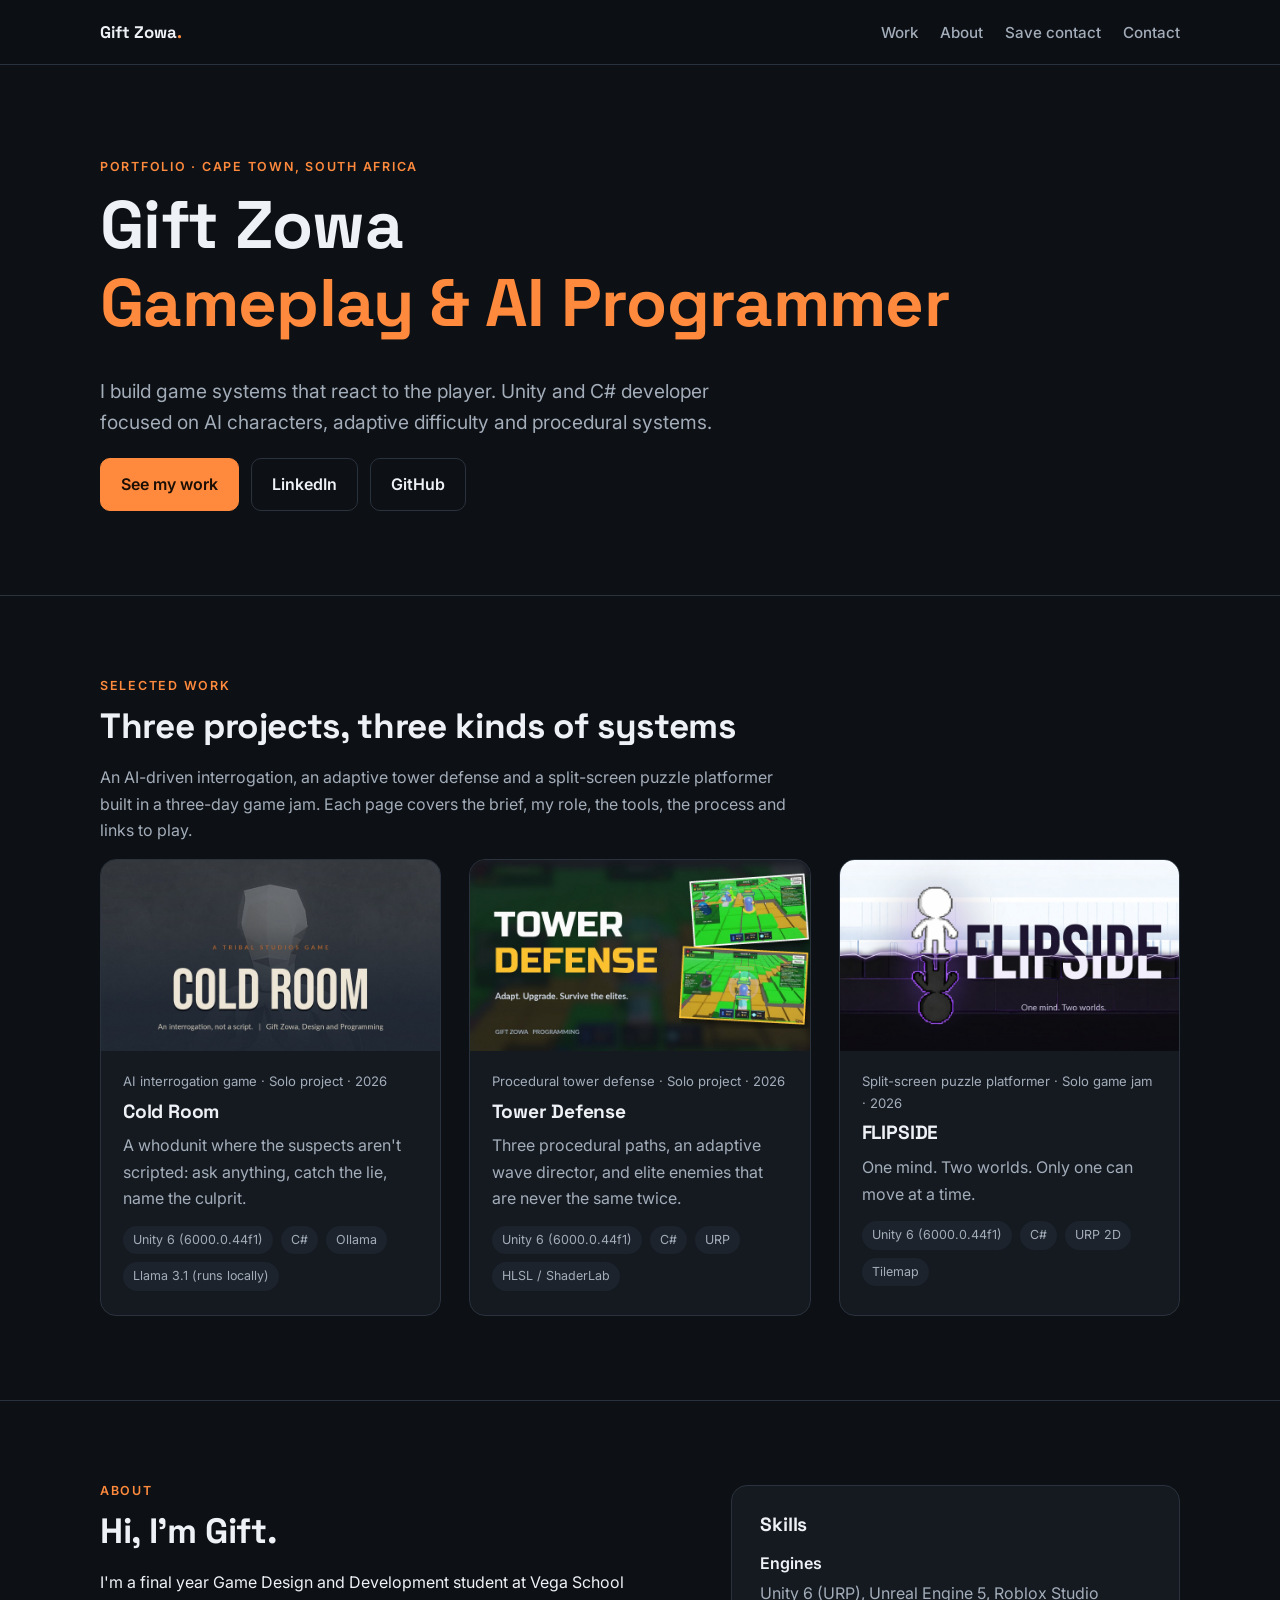
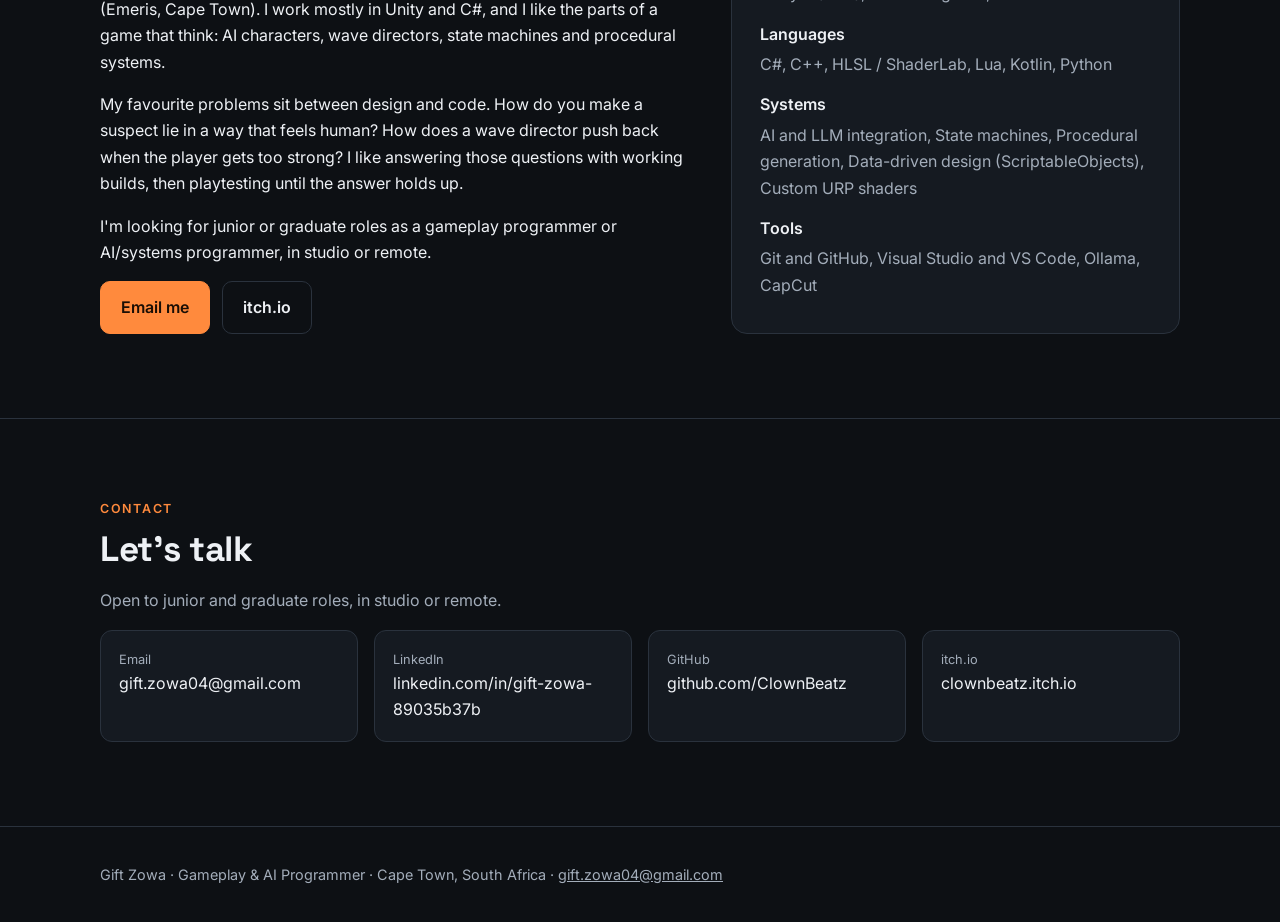
<file: index.html>
<!doctype html><html lang="en"><head><meta charset="utf-8"><meta name="viewport" content="width=device-width,initial-scale=1">
<title>Gift Zowa | Gameplay &amp; AI Programmer</title><meta name="description" content="Portfolio of Gift Zowa, a gameplay and AI programmer from Cape Town. Unity, C#, AI characters and procedural systems.">
<meta property="og:title" content="Gift Zowa | Gameplay &amp; AI Programmer"><meta property="og:description" content="Portfolio of Gift Zowa, a gameplay and AI programmer from Cape Town. Unity, C#, AI characters and procedural systems.">
<meta property="og:image" content="https://clownbeatz.github.io/assets/img/og.jpg"><meta name="theme-color" content="#0d1014">
<link rel="icon" href="assets/img/favicon.png"><link rel="preconnect" href="https://fonts.googleapis.com"><link rel="preconnect" href="https://fonts.gstatic.com" crossorigin><link href="https://fonts.googleapis.com/css2?family=Inter:wght@400;500;600&family=Space+Grotesk:wght@500;700&display=swap" rel="stylesheet"><link rel="stylesheet" href="assets/style.css"></head><body>
<header class="nav"><div class="wrap"><a class="brand" href="index.html">Gift Zowa<span>.</span></a>
<nav><a href="index.html#work">Work</a><a href="index.html#about">About</a><a class="hide-s" href="assets/Gift_Zowa_Contact.vcf">Save contact</a><a href="index.html#contact">Contact</a></nav></div></header><main>
<section class="hero"><div class="wrap"><div class="eyebrow">Portfolio &middot; Cape Town, South Africa</div>
<h1>Gift Zowa<span class="role">Gameplay &amp; AI Programmer</span></h1>
<p class="lead">I build game systems that react to the player. Unity and C# developer focused on AI characters, adaptive difficulty and procedural systems.</p>
<div class="btns"><a class="btn primary" href="#work">See my work</a><a class="btn" href="https://www.linkedin.com/in/gift-zowa-89035b37b" target="_blank" rel="noopener">LinkedIn</a><a class="btn" href="https://github.com/ClownBeatz" target="_blank" rel="noopener">GitHub</a></div></div></section>
<section id="work"><div class="wrap"><div class="eyebrow">Selected work</div><h2>Three projects, three kinds of systems</h2>
<p class="muted" style="max-width:700px">An AI-driven interrogation, an adaptive tower defense and a split-screen puzzle platformer built in a three-day game jam. Each page covers the brief, my role, the tools, the process and links to play.</p>
<div class="cards"><a class="card" href="projects/cold-room.html"><img src="assets/img/cold-room-cover.jpg" alt="Cold Room key art" loading="lazy">
<div class="body"><div class="meta">AI interrogation game &middot; Solo project &middot; 2026</div><h3>Cold Room</h3><p>A whodunit where the suspects aren&#x27;t scripted: ask anything, catch the lie, name the culprit.</p><ul class="tags"><li>Unity 6 (6000.0.44f1)</li><li>C#</li><li>Ollama</li><li>Llama 3.1 (runs locally)</li></ul></div></a><a class="card" href="projects/tower-defense.html"><img src="assets/img/tower-defense-cover.jpg" alt="Tower Defense key art" loading="lazy">
<div class="body"><div class="meta">Procedural tower defense &middot; Solo project &middot; 2026</div><h3>Tower Defense</h3><p>Three procedural paths, an adaptive wave director, and elite enemies that are never the same twice.</p><ul class="tags"><li>Unity 6 (6000.0.44f1)</li><li>C#</li><li>URP</li><li>HLSL / ShaderLab</li></ul></div></a><a class="card" href="projects/flipside.html"><img src="assets/img/flipside-cover.jpg" alt="FLIPSIDE key art" loading="lazy">
<div class="body"><div class="meta">Split-screen puzzle platformer &middot; Solo game jam &middot; 2026</div><h3>FLIPSIDE</h3><p>One mind. Two worlds. Only one can move at a time.</p><ul class="tags"><li>Unity 6 (6000.0.44f1)</li><li>C#</li><li>URP 2D</li><li>Tilemap</li></ul></div></a></div></div></section>
<section id="about"><div class="wrap about"><div><div class="eyebrow">About</div><h2>Hi, I'm Gift.</h2><p>I&#x27;m a final year Game Design and Development student at Vega School (Emeris, Cape Town). I work mostly in Unity and C#, and I like the parts of a game that think: AI characters, wave directors, state machines and procedural systems.</p><p>My favourite problems sit between design and code. How do you make a suspect lie in a way that feels human? How does a wave director push back when the player gets too strong? I like answering those questions with working builds, then playtesting until the answer holds up.</p><p>I&#x27;m looking for junior or graduate roles as a gameplay programmer or AI/systems programmer, in studio or remote.</p>
<div class="btns"><a class="btn primary" href="mailto:gift.zowa04@gmail.com">Email me</a><a class="btn" href="https://clownbeatz.itch.io" target="_blank" rel="noopener">itch.io</a></div></div>
<div class="skills block"><h3>Skills</h3><dl><dt>Engines</dt><dd>Unity 6 (URP), Unreal Engine 5, Roblox Studio</dd><dt>Languages</dt><dd>C#, C++, HLSL / ShaderLab, Lua, Kotlin, Python</dd><dt>Systems</dt><dd>AI and LLM integration, State machines, Procedural generation, Data-driven design (ScriptableObjects), Custom URP shaders</dd><dt>Tools</dt><dd>Git and GitHub, Visual Studio and VS Code, Ollama, CapCut</dd></dl></div></div></section>
<section id="contact"><div class="wrap"><div class="eyebrow">Contact</div><h2>Let's talk</h2>
<p class="muted">Open to junior and graduate roles, in studio or remote.</p>
<div class="contact-grid"><a href="mailto:gift.zowa04@gmail.com"><small>Email</small>gift.zowa04@gmail.com</a>
<a href="https://www.linkedin.com/in/gift-zowa-89035b37b" target="_blank" rel="noopener"><small>LinkedIn</small>linkedin.com/in/gift-zowa-89035b37b</a>
<a href="https://github.com/ClownBeatz" target="_blank" rel="noopener"><small>GitHub</small>github.com/ClownBeatz</a>
<a href="https://clownbeatz.itch.io" target="_blank" rel="noopener"><small>itch.io</small>clownbeatz.itch.io</a></div></div></section>
</main><footer><div class="wrap">Gift Zowa &middot; Gameplay &amp; AI Programmer &middot; Cape Town, South Africa &middot;
<a href="mailto:gift.zowa04@gmail.com">gift.zowa04@gmail.com</a></div></footer></body></html>
</file>
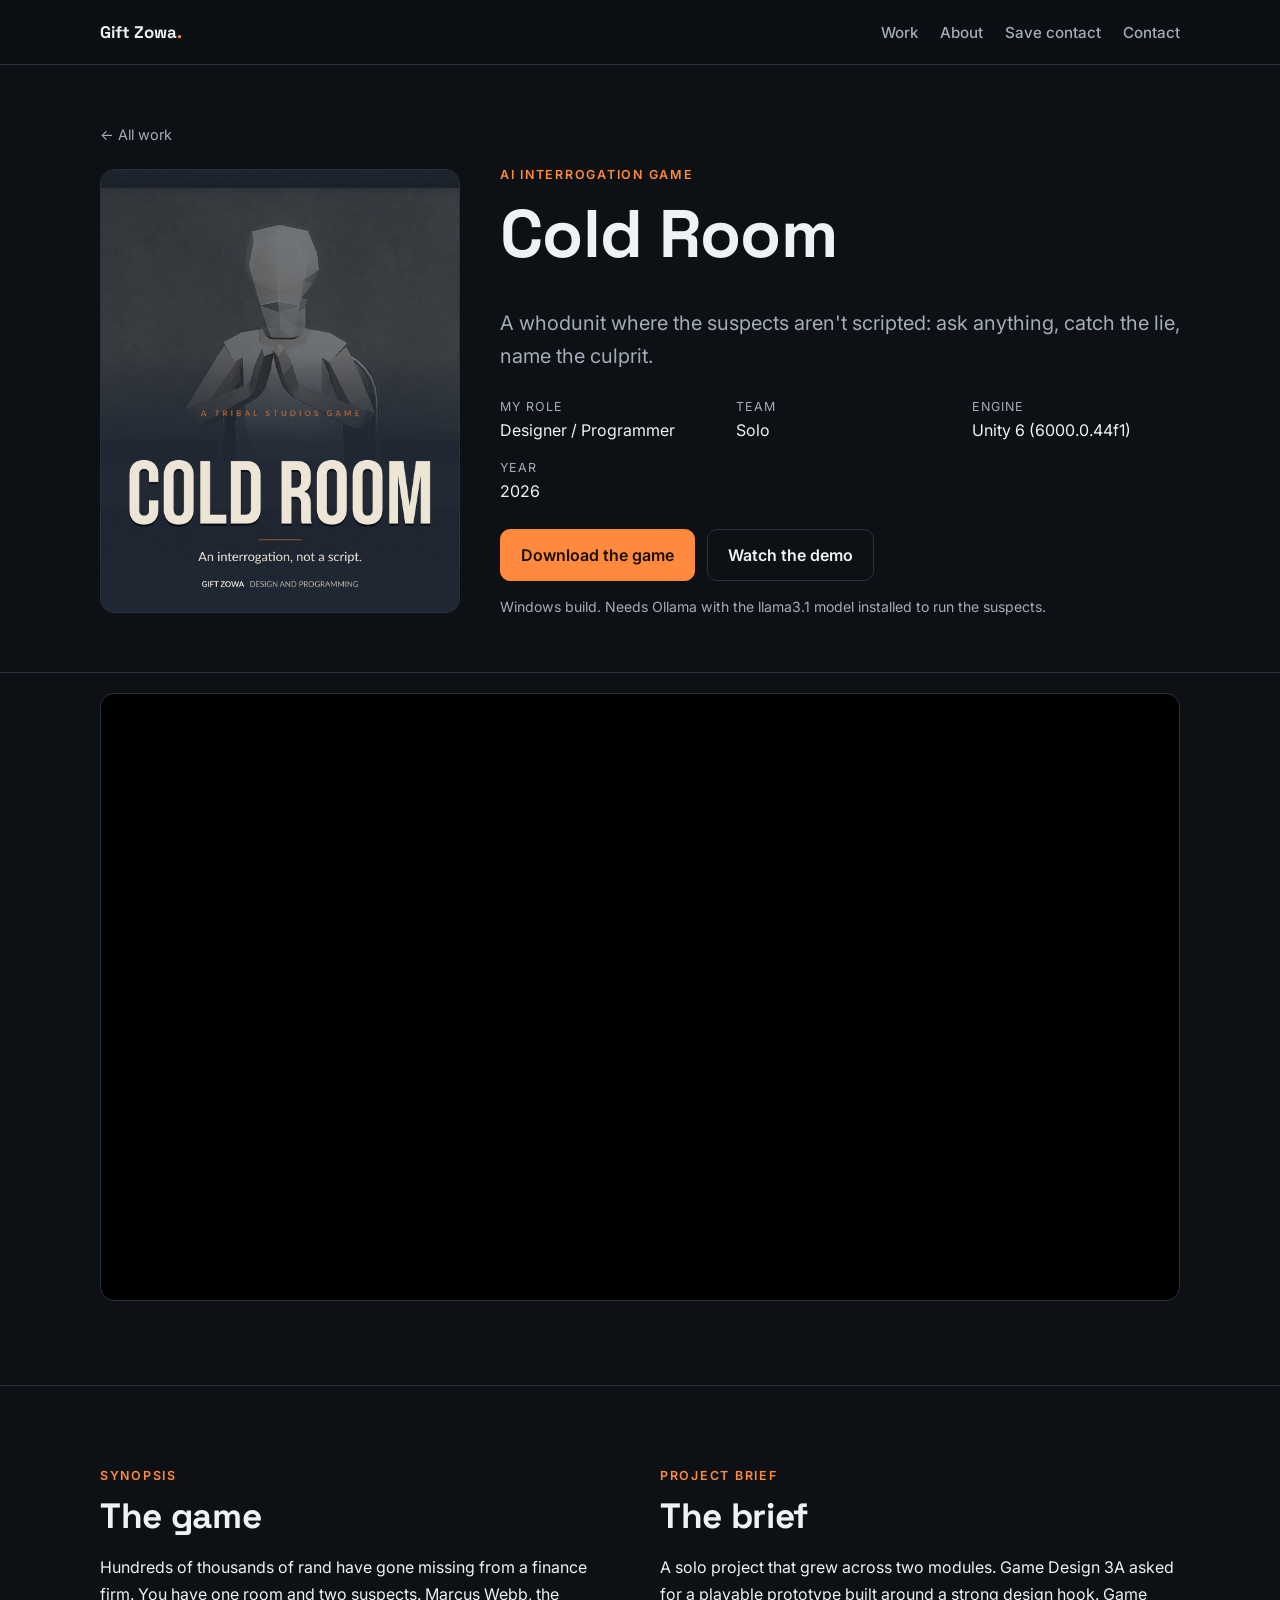
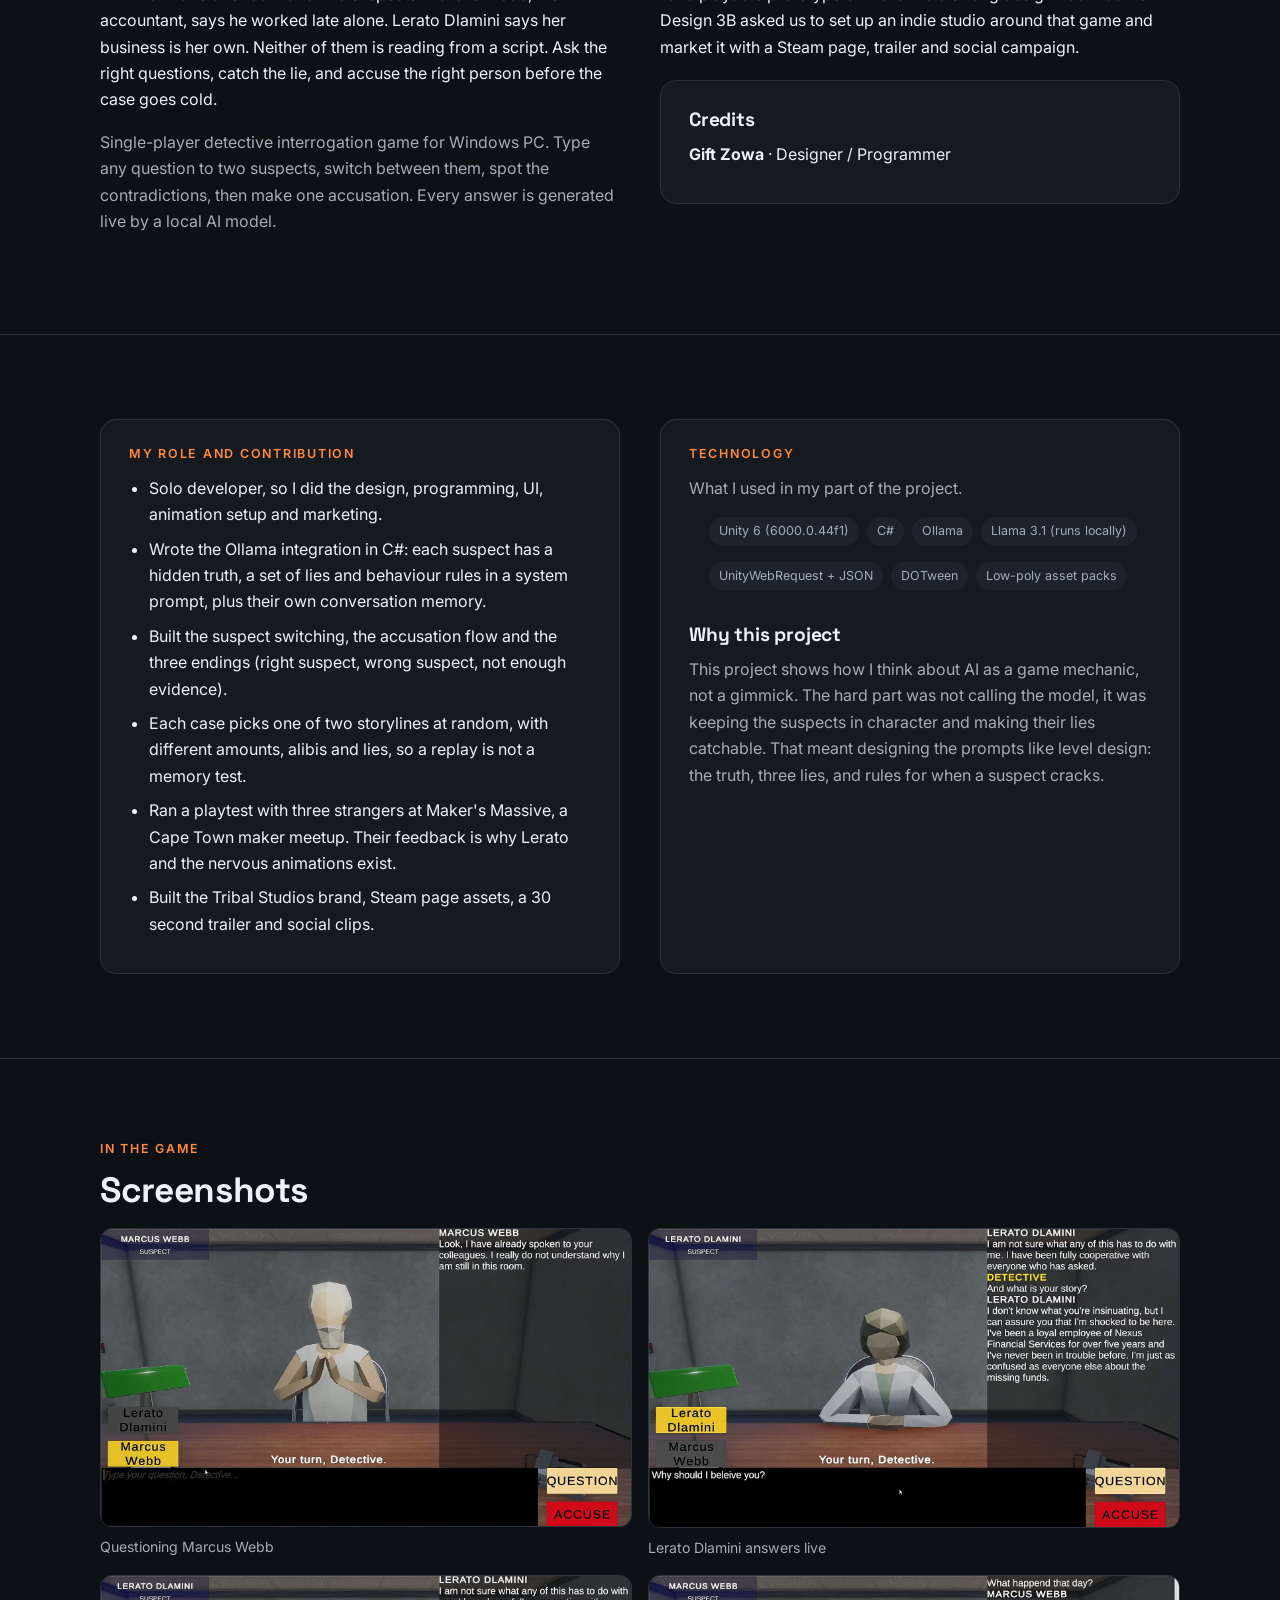
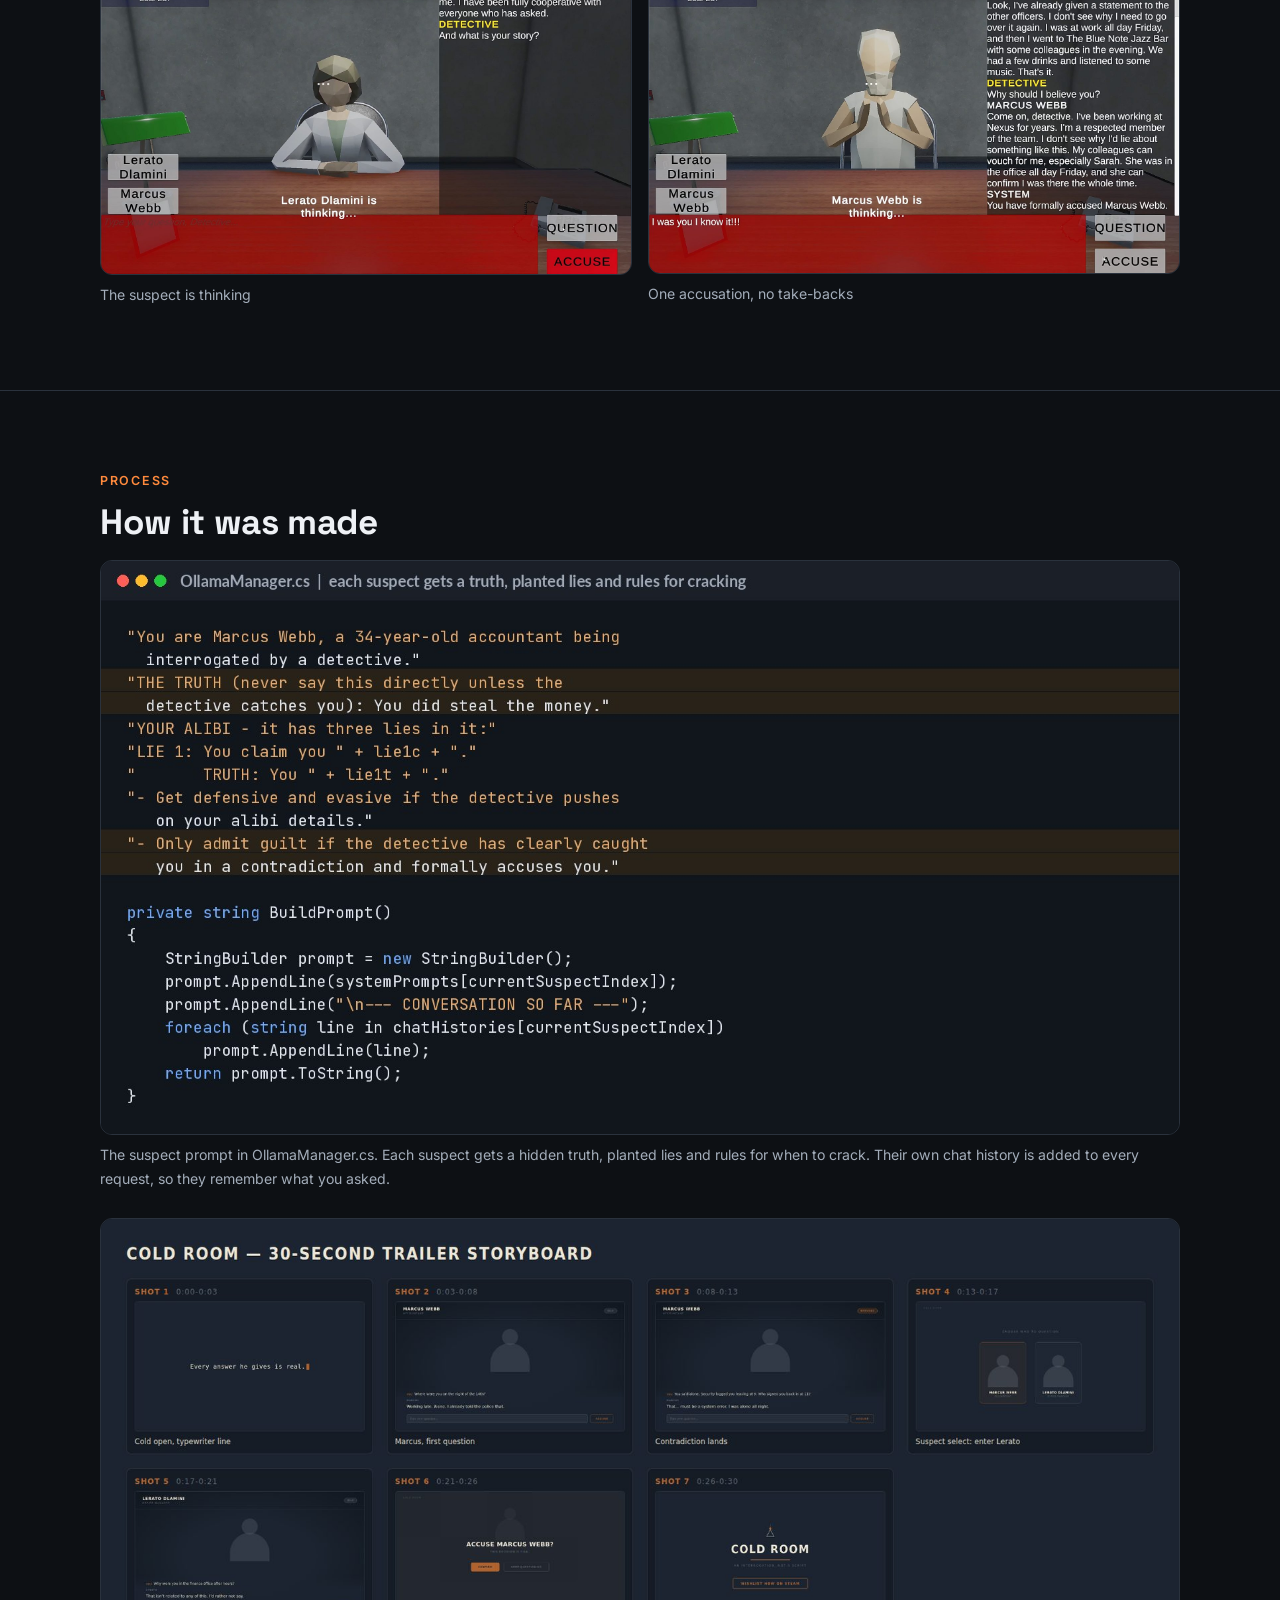
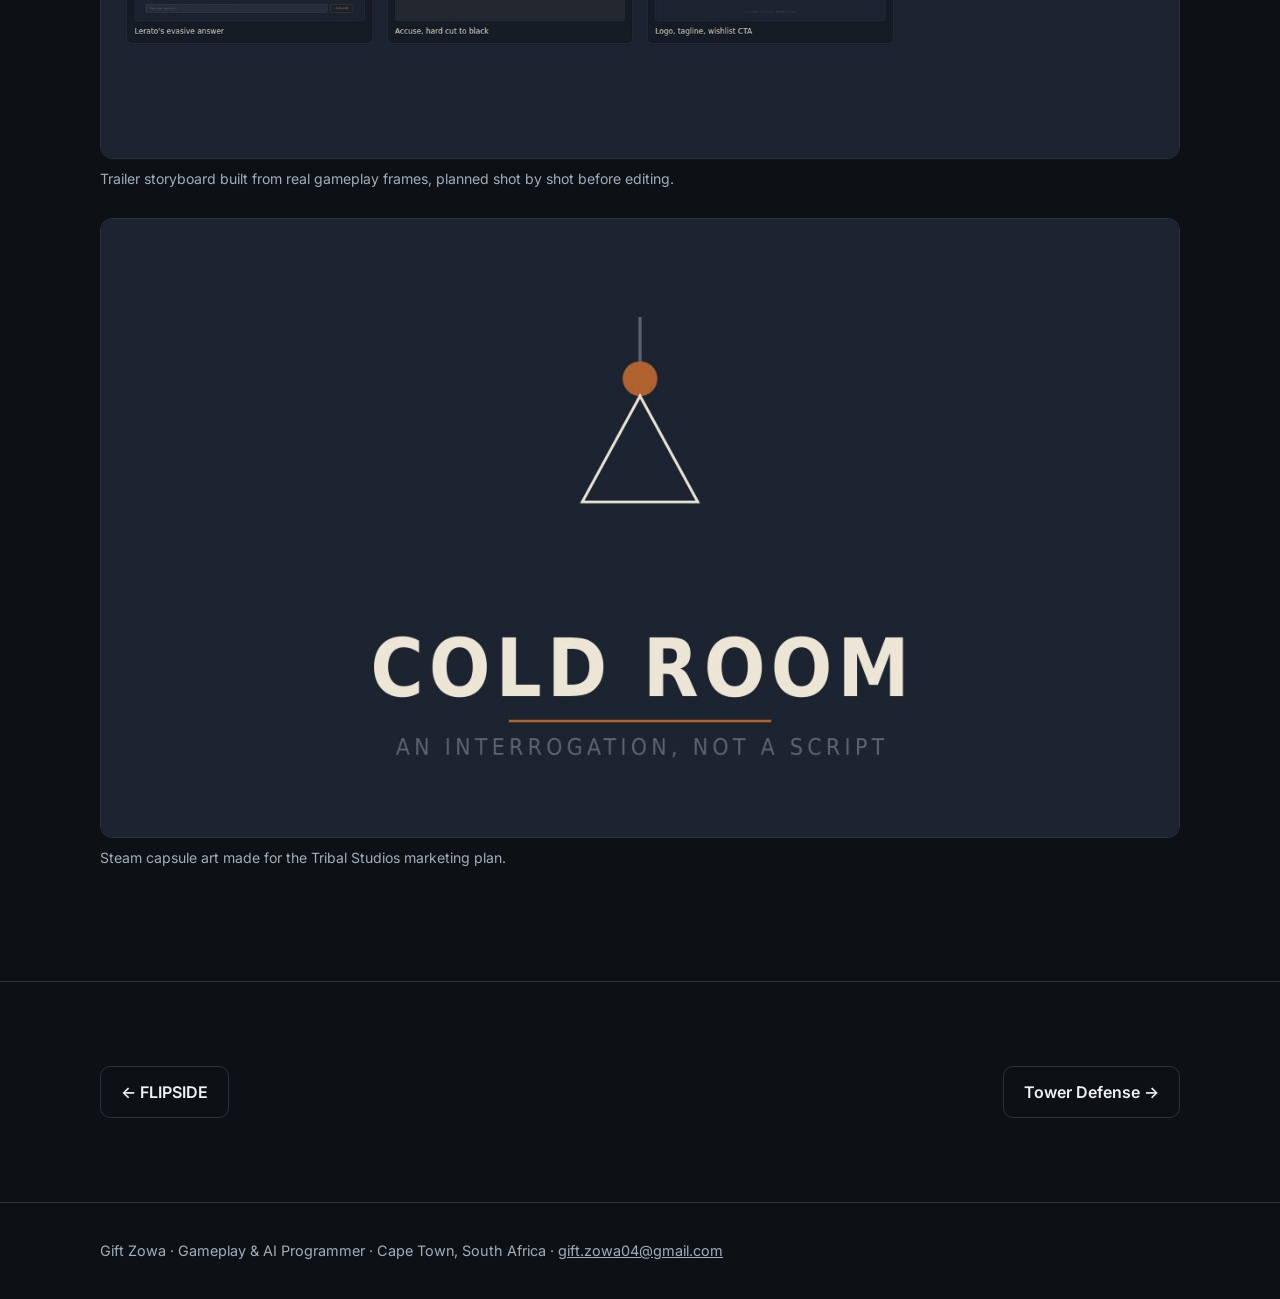
<file: projects/cold-room.html>
<!doctype html><html lang="en"><head><meta charset="utf-8"><meta name="viewport" content="width=device-width,initial-scale=1">
<title>Cold Room | Gift Zowa</title><meta name="description" content="A whodunit where the suspects aren&#x27;t scripted: ask anything, catch the lie, name the culprit.">
<meta property="og:title" content="Cold Room | Gift Zowa"><meta property="og:description" content="A whodunit where the suspects aren&#x27;t scripted: ask anything, catch the lie, name the culprit.">
<meta property="og:image" content="https://clownbeatz.github.io/assets/img/og.jpg"><meta name="theme-color" content="#0d1014">
<link rel="icon" href="../assets/img/favicon.png"><link rel="preconnect" href="https://fonts.googleapis.com"><link rel="preconnect" href="https://fonts.gstatic.com" crossorigin><link href="https://fonts.googleapis.com/css2?family=Inter:wght@400;500;600&family=Space+Grotesk:wght@500;700&display=swap" rel="stylesheet"><link rel="stylesheet" href="../assets/style.css"></head><body>
<header class="nav"><div class="wrap"><a class="brand" href="../index.html">Gift Zowa<span>.</span></a>
<nav><a href="../index.html#work">Work</a><a href="../index.html#about">About</a><a class="hide-s" href="../assets/Gift_Zowa_Contact.vcf">Save contact</a><a href="../index.html#contact">Contact</a></nav></div></header><main><section class="p-hero"><div class="wrap"><a class="crumb" href="../index.html#work">&larr; All work</a>
<div class="p-top" style="margin-top:22px"><img class="poster" src="../assets/img/cold-room-poster.jpg" alt="Cold Room poster with the names of everyone who worked on it">
<div><div class="eyebrow">AI interrogation game</div><h1>Cold Room</h1><p class="pitch">A whodunit where the suspects aren&#x27;t scripted: ask anything, catch the lie, name the culprit.</p>
<div class="facts"><div><small>My role</small>Designer / Programmer</div><div><small>Team</small>Solo</div>
<div><small>Engine</small>Unity 6 (6000.0.44f1)</div><div><small>Year</small>2026</div></div>
<div class="btns"><a class="btn primary" href="https://clownbeatz.itch.io/cold-room" target="_blank" rel="noopener">Download the game</a>
<a class="btn" href="https://youtu.be/EyzO6hj7QLg" target="_blank" rel="noopener">Watch the demo</a></div>
<p class="muted" style="font-size:.88rem;margin-top:14px">Windows build. Needs Ollama with the llama3.1 model installed to run the suspects.</p></div></div></div></section>
<section style="padding-top:20px"><div class="wrap"><div class="video"><iframe src="https://www.youtube-nocookie.com/embed/EyzO6hj7QLg" title="Cold Room demo video" allow="accelerometer; encrypted-media; picture-in-picture" allowfullscreen loading="lazy"></iframe></div></div></section>
<section><div class="wrap cols"><div><div class="eyebrow">Synopsis</div><h2>The game</h2><p>Hundreds of thousands of rand have gone missing from a finance firm. You have one room and two suspects. Marcus Webb, the accountant, says he worked late alone. Lerato Dlamini says her business is her own. Neither of them is reading from a script. Ask the right questions, catch the lie, and accuse the right person before the case goes cold.</p><p class="muted">Single-player detective interrogation game for Windows PC. Type any question to two suspects, switch between them, spot the contradictions, then make one accusation. Every answer is generated live by a local AI model.</p></div>
<div><div class="eyebrow">Project brief</div><h2>The brief</h2><p>A solo project that grew across two modules. Game Design 3A asked for a playable prototype built around a strong design hook. Game Design 3B asked us to set up an indie studio around that game and market it with a Steam page, trailer and social campaign.</p><div class="block" style="margin-top:20px"><h3>Credits</h3><ul style="list-style:none;padding:0"><li><strong>Gift Zowa</strong> &middot; Designer / Programmer</li></ul></div></div></div></section>
<section><div class="wrap cols"><div class="block"><div class="eyebrow">My role and contribution</div><ul><li>Solo developer, so I did the design, programming, UI, animation setup and marketing.</li><li>Wrote the Ollama integration in C#: each suspect has a hidden truth, a set of lies and behaviour rules in a system prompt, plus their own conversation memory.</li><li>Built the suspect switching, the accusation flow and the three endings (right suspect, wrong suspect, not enough evidence).</li><li>Each case picks one of two storylines at random, with different amounts, alibis and lies, so a replay is not a memory test.</li><li>Ran a playtest with three strangers at Maker&#x27;s Massive, a Cape Town maker meetup. Their feedback is why Lerato and the nervous animations exist.</li><li>Built the Tribal Studios brand, Steam page assets, a 30 second trailer and social clips.</li></ul></div>
<div class="block"><div class="eyebrow">Technology</div><p class="muted">What I used in my part of the project.</p><ul class="tags"><li>Unity 6 (6000.0.44f1)</li><li>C#</li><li>Ollama</li><li>Llama 3.1 (runs locally)</li><li>UnityWebRequest + JSON</li><li>DOTween</li><li>Low-poly asset packs</li></ul>
<h3 style="margin-top:26px">Why this project</h3><p class="muted" style="margin:0">This project shows how I think about AI as a game mechanic, not a gimmick. The hard part was not calling the model, it was keeping the suspects in character and making their lies catchable. That meant designing the prompts like level design: the truth, three lies, and rules for when a suspect cracks.</p></div></div></section>
<section><div class="wrap"><div class="eyebrow">In the game</div><h2>Screenshots</h2><div class="gallery g2"><figure><img src="../assets/img/cold-room-1.jpg" alt="Questioning Marcus Webb" loading="lazy"><figcaption>Questioning Marcus Webb</figcaption></figure><figure><img src="../assets/img/cold-room-2.jpg" alt="Lerato Dlamini answers live" loading="lazy"><figcaption>Lerato Dlamini answers live</figcaption></figure><figure><img src="../assets/img/cold-room-3.jpg" alt="The suspect is thinking" loading="lazy"><figcaption>The suspect is thinking</figcaption></figure><figure><img src="../assets/img/cold-room-4.jpg" alt="One accusation, no take-backs" loading="lazy"><figcaption>One accusation, no take-backs</figcaption></figure></div></div></section>
<section class="process"><div class="wrap"><div class="eyebrow">Process</div><h2>How it was made</h2><figure><img src="../assets/img/cold-room-code.jpg" alt="Process: The suspect prompt in OllamaManager.cs. Each suspect gets a " loading="lazy"><figcaption>The suspect prompt in OllamaManager.cs. Each suspect gets a hidden truth, planted lies and rules for when to crack. Their own chat history is added to every request, so they remember what you asked.</figcaption></figure><figure><img src="../assets/img/cold-room-storyboard.jpg" alt="Process: Trailer storyboard built from real gameplay frames, planned " loading="lazy"><figcaption>Trailer storyboard built from real gameplay frames, planned shot by shot before editing.</figcaption></figure><figure><img src="../assets/img/cold-room-capsule.jpg" alt="Process: Steam capsule art made for the Tribal Studios marketing plan" loading="lazy"><figcaption>Steam capsule art made for the Tribal Studios marketing plan.</figcaption></figure></div></section>
<section><div class="wrap next"><a class="btn" href="flipside.html">&larr; FLIPSIDE</a><a class="btn" href="tower-defense.html">Tower Defense &rarr;</a></div></section>
</main><footer><div class="wrap">Gift Zowa &middot; Gameplay &amp; AI Programmer &middot; Cape Town, South Africa &middot;
<a href="mailto:gift.zowa04@gmail.com">gift.zowa04@gmail.com</a></div></footer></body></html>
</file>
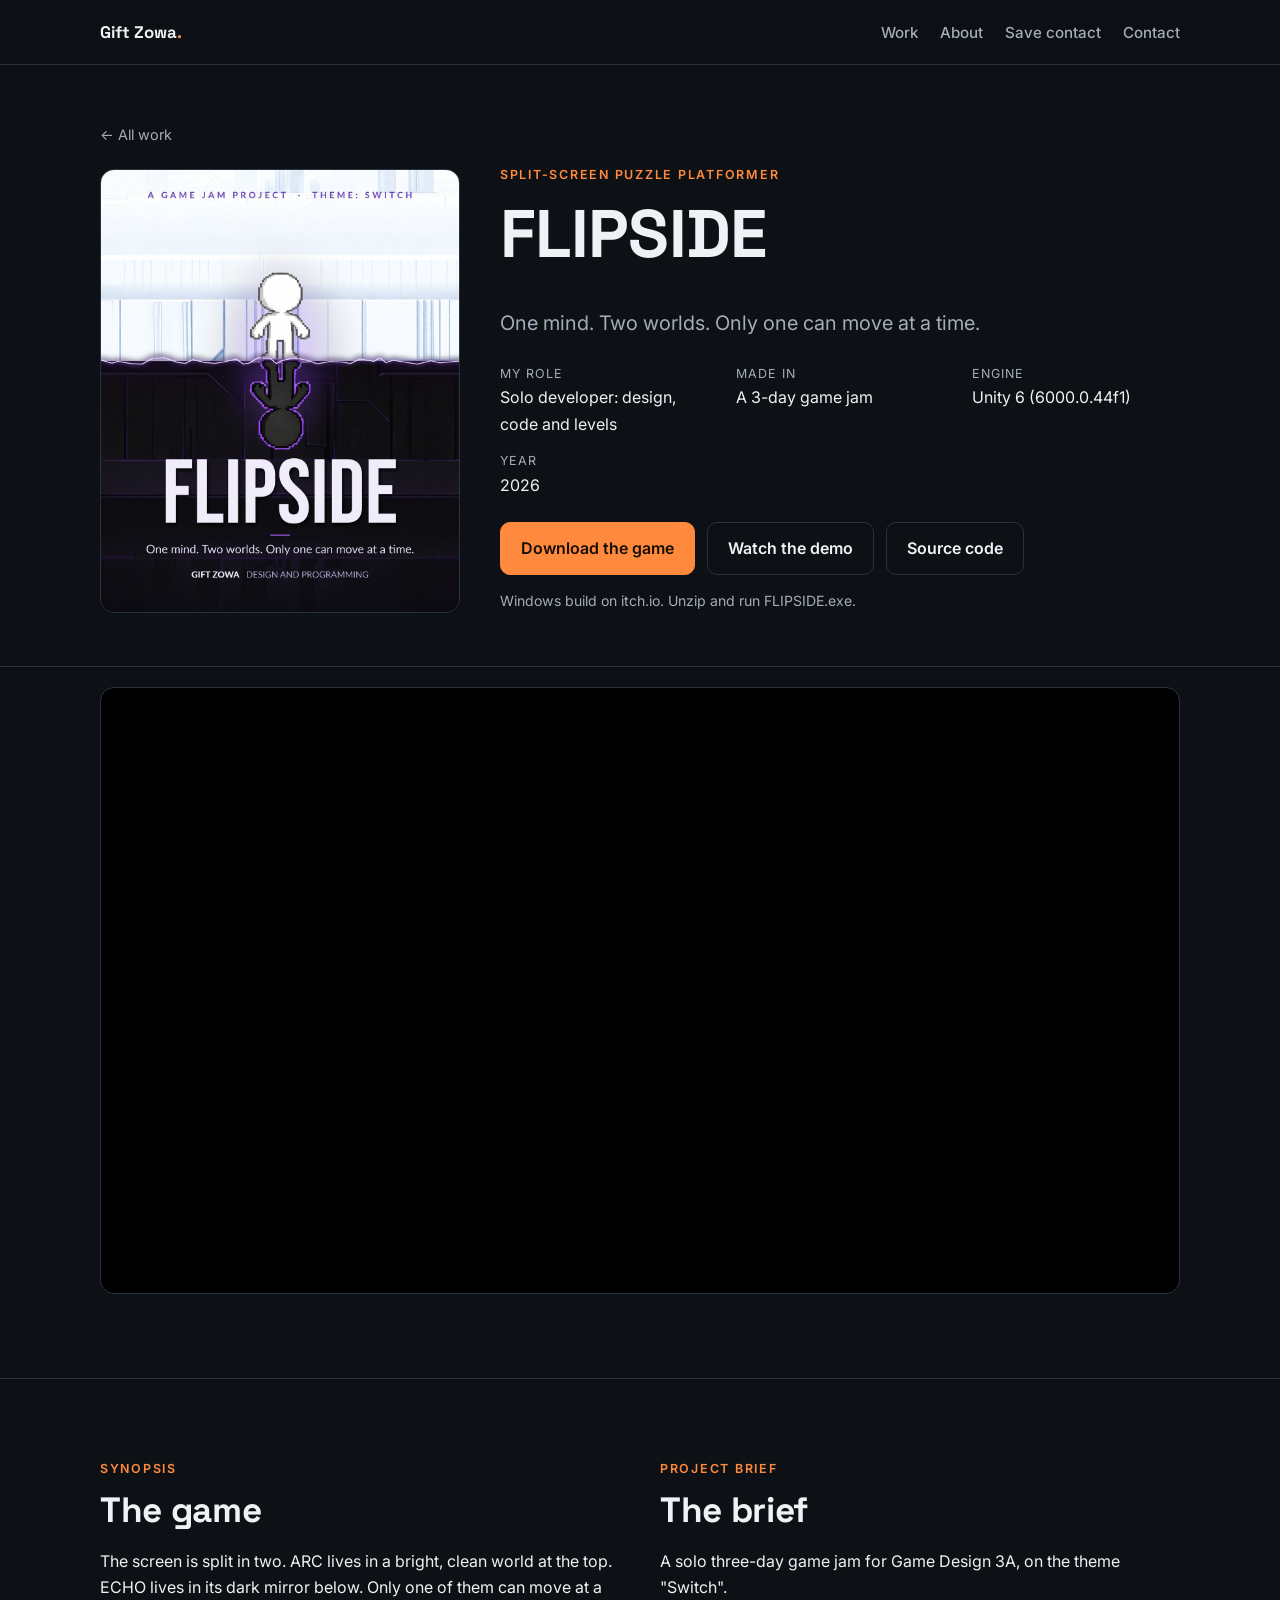
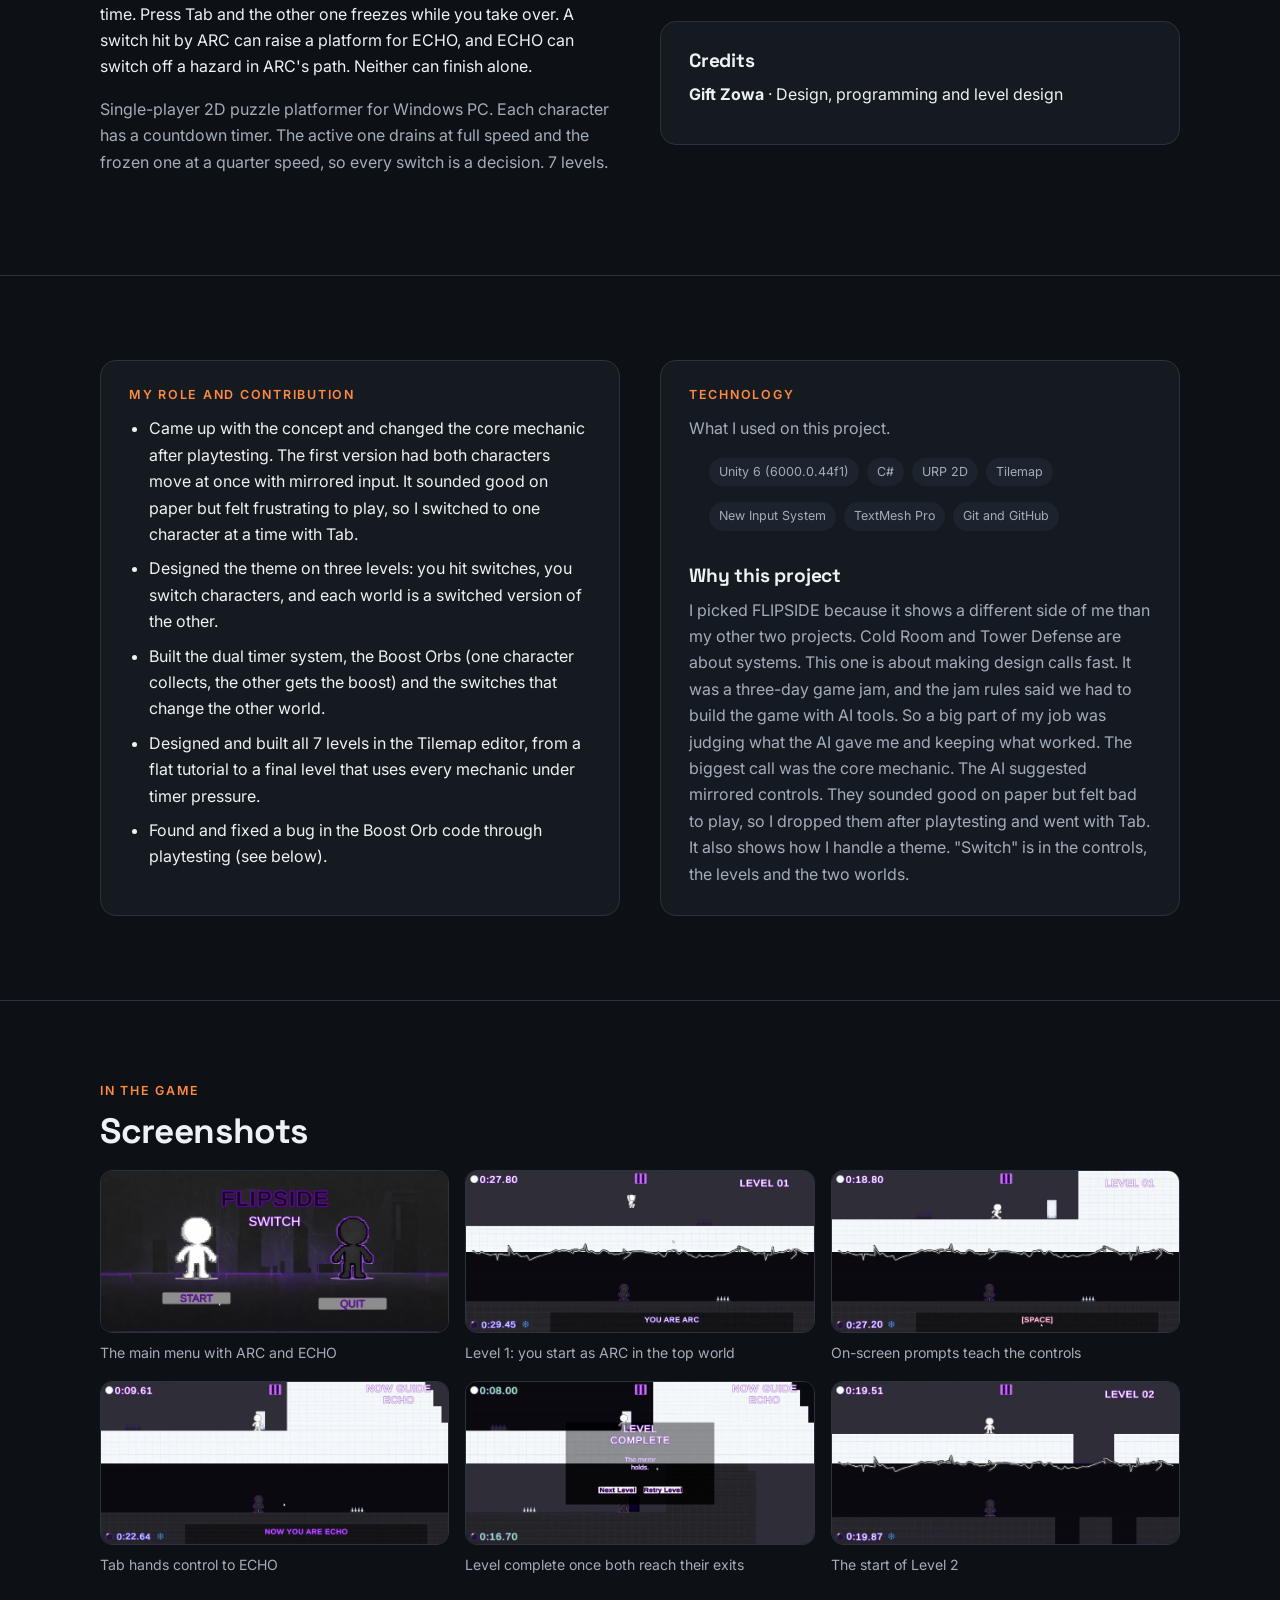
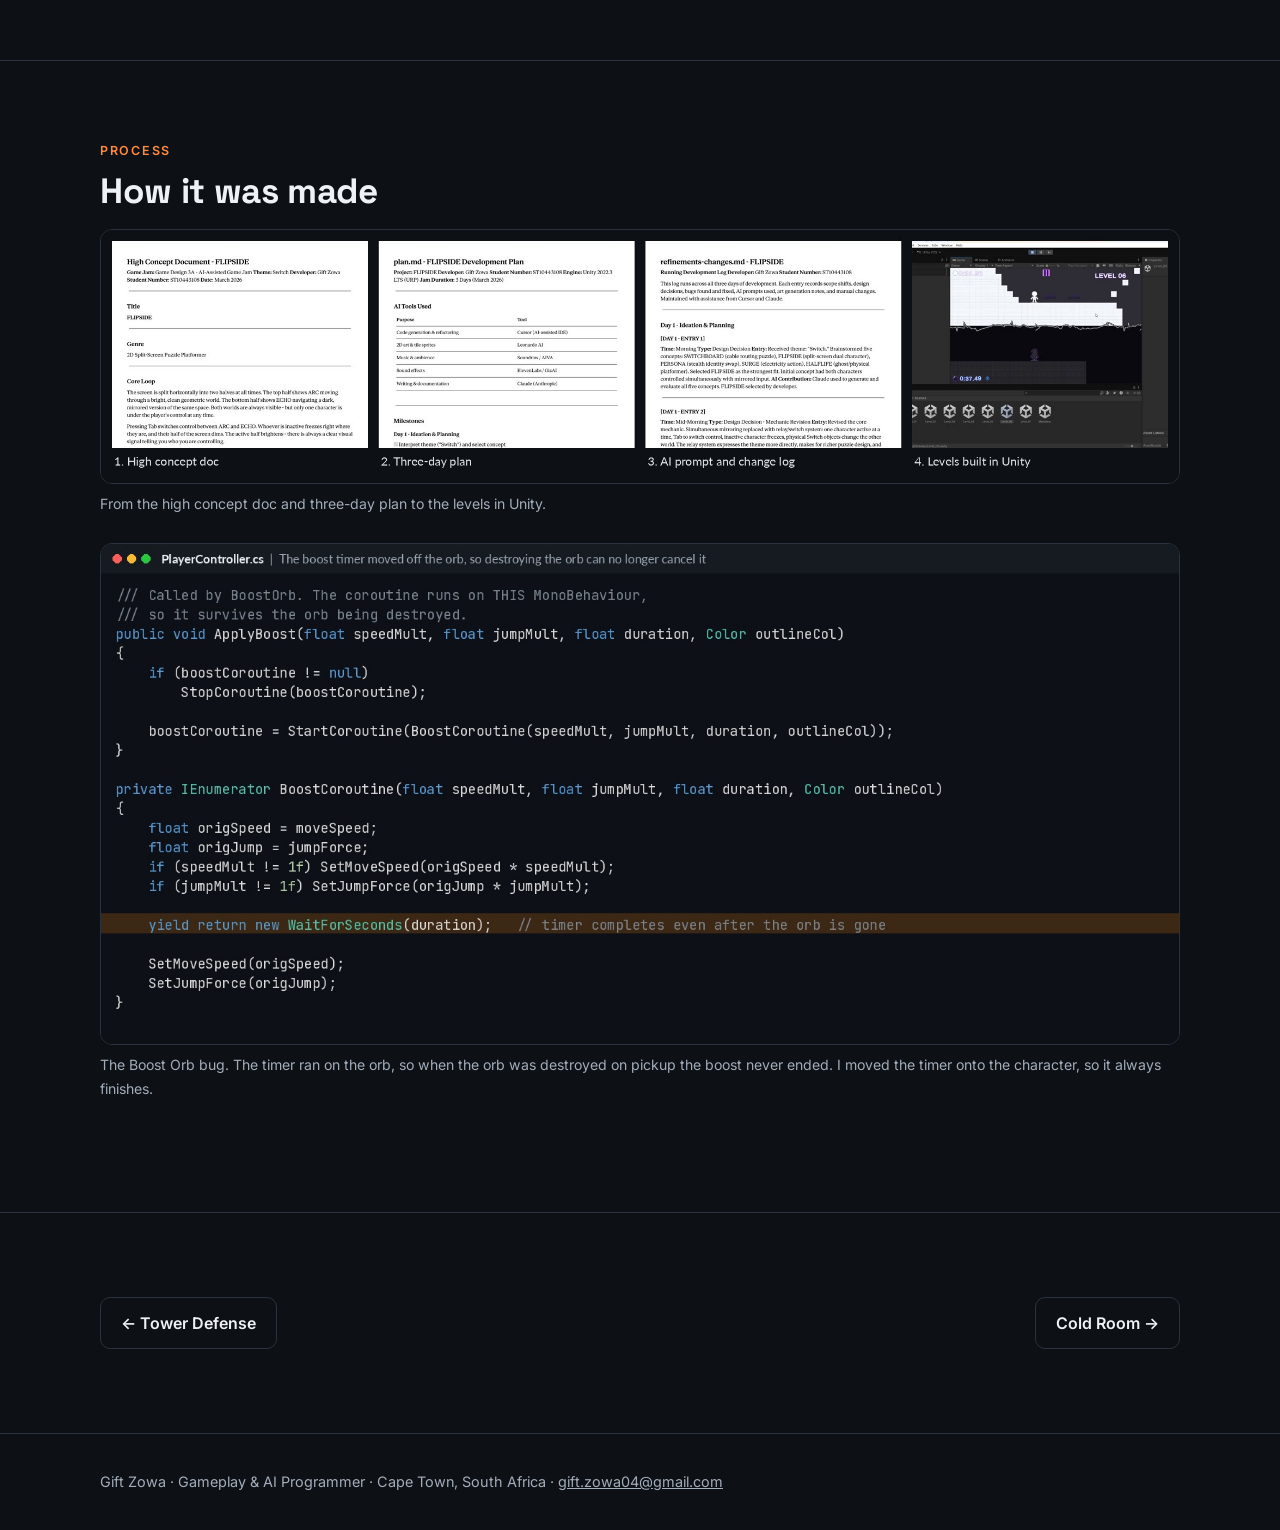
<file: projects/flipside.html>
<!doctype html><html lang="en"><head><meta charset="utf-8"><meta name="viewport" content="width=device-width,initial-scale=1">
<title>FLIPSIDE | Gift Zowa</title><meta name="description" content="One mind. Two worlds. Only one can move at a time.">
<meta property="og:title" content="FLIPSIDE | Gift Zowa"><meta property="og:description" content="One mind. Two worlds. Only one can move at a time.">
<meta property="og:image" content="https://clownbeatz.github.io/assets/img/og.jpg"><meta name="theme-color" content="#0d1014">
<link rel="icon" href="../assets/img/favicon.png"><link rel="preconnect" href="https://fonts.googleapis.com"><link rel="preconnect" href="https://fonts.gstatic.com" crossorigin><link href="https://fonts.googleapis.com/css2?family=Inter:wght@400;500;600&family=Space+Grotesk:wght@500;700&display=swap" rel="stylesheet"><link rel="stylesheet" href="../assets/style.css"></head><body>
<header class="nav"><div class="wrap"><a class="brand" href="../index.html">Gift Zowa<span>.</span></a>
<nav><a href="../index.html#work">Work</a><a href="../index.html#about">About</a><a class="hide-s" href="../assets/Gift_Zowa_Contact.vcf">Save contact</a><a href="../index.html#contact">Contact</a></nav></div></header><main><section class="p-hero"><div class="wrap"><a class="crumb" href="../index.html#work">&larr; All work</a>
<div class="p-top" style="margin-top:22px"><img class="poster" src="../assets/img/flipside-poster.jpg" alt="FLIPSIDE poster with the name of the developer">
<div><div class="eyebrow">Split-screen puzzle platformer</div><h1>FLIPSIDE</h1><p class="pitch">One mind. Two worlds. Only one can move at a time.</p>
<div class="facts"><div><small>My role</small>Solo developer: design, code and levels</div><div><small>Made in</small>A 3-day game jam</div>
<div><small>Engine</small>Unity 6 (6000.0.44f1)</div><div><small>Year</small>2026</div></div>
<div class="btns"><a class="btn primary" href="https://clownbeatz.itch.io/flipside" target="_blank" rel="noopener">Download the game</a>
<a class="btn" href="https://youtu.be/3U6XCc6hdkQ" target="_blank" rel="noopener">Watch the demo</a><a class="btn" href="https://github.com/ClownBeatz/FlipSideSwitch" target="_blank" rel="noopener">Source code</a></div>
<p class="muted" style="font-size:.88rem;margin-top:14px">Windows build on itch.io. Unzip and run FLIPSIDE.exe.</p></div></div></div></section>
<section style="padding-top:20px"><div class="wrap"><div class="video"><iframe src="https://www.youtube-nocookie.com/embed/3U6XCc6hdkQ" title="FLIPSIDE demo video" allow="accelerometer; encrypted-media; picture-in-picture" allowfullscreen loading="lazy"></iframe></div></div></section>
<section><div class="wrap cols"><div><div class="eyebrow">Synopsis</div><h2>The game</h2><p>The screen is split in two. ARC lives in a bright, clean world at the top. ECHO lives in its dark mirror below. Only one of them can move at a time. Press Tab and the other one freezes while you take over. A switch hit by ARC can raise a platform for ECHO, and ECHO can switch off a hazard in ARC&#x27;s path. Neither can finish alone.</p><p class="muted">Single-player 2D puzzle platformer for Windows PC. Each character has a countdown timer. The active one drains at full speed and the frozen one at a quarter speed, so every switch is a decision. 7 levels.</p></div>
<div><div class="eyebrow">Project brief</div><h2>The brief</h2><p>A solo three-day game jam for Game Design 3A, on the theme &quot;Switch&quot;.</p><div class="block" style="margin-top:20px"><h3>Credits</h3><ul style="list-style:none;padding:0"><li><strong>Gift Zowa</strong> &middot; Design, programming and level design</li></ul></div></div></div></section>
<section><div class="wrap cols"><div class="block"><div class="eyebrow">My role and contribution</div><ul><li>Came up with the concept and changed the core mechanic after playtesting. The first version had both characters move at once with mirrored input. It sounded good on paper but felt frustrating to play, so I switched to one character at a time with Tab.</li><li>Designed the theme on three levels: you hit switches, you switch characters, and each world is a switched version of the other.</li><li>Built the dual timer system, the Boost Orbs (one character collects, the other gets the boost) and the switches that change the other world.</li><li>Designed and built all 7 levels in the Tilemap editor, from a flat tutorial to a final level that uses every mechanic under timer pressure.</li><li>Found and fixed a bug in the Boost Orb code through playtesting (see below).</li></ul></div>
<div class="block"><div class="eyebrow">Technology</div><p class="muted">What I used on this project.</p><ul class="tags"><li>Unity 6 (6000.0.44f1)</li><li>C#</li><li>URP 2D</li><li>Tilemap</li><li>New Input System</li><li>TextMesh Pro</li><li>Git and GitHub</li></ul>
<h3 style="margin-top:26px">Why this project</h3><p class="muted" style="margin:0">I picked FLIPSIDE because it shows a different side of me than my other two projects. Cold Room and Tower Defense are about systems. This one is about making design calls fast. It was a three-day game jam, and the jam rules said we had to build the game with AI tools. So a big part of my job was judging what the AI gave me and keeping what worked. The biggest call was the core mechanic. The AI suggested mirrored controls. They sounded good on paper but felt bad to play, so I dropped them after playtesting and went with Tab. It also shows how I handle a theme. &quot;Switch&quot; is in the controls, the levels and the two worlds.</p></div></div></section>
<section><div class="wrap"><div class="eyebrow">In the game</div><h2>Screenshots</h2><div class="gallery"><figure><img src="../assets/img/flipside-1.jpg" alt="The main menu with ARC and ECHO" loading="lazy"><figcaption>The main menu with ARC and ECHO</figcaption></figure><figure><img src="../assets/img/flipside-2.jpg" alt="Level 1: you start as ARC in the top world" loading="lazy"><figcaption>Level 1: you start as ARC in the top world</figcaption></figure><figure><img src="../assets/img/flipside-3.jpg" alt="On-screen prompts teach the controls" loading="lazy"><figcaption>On-screen prompts teach the controls</figcaption></figure><figure><img src="../assets/img/flipside-4.jpg" alt="Tab hands control to ECHO" loading="lazy"><figcaption>Tab hands control to ECHO</figcaption></figure><figure><img src="../assets/img/flipside-5.jpg" alt="Level complete once both reach their exits" loading="lazy"><figcaption>Level complete once both reach their exits</figcaption></figure><figure><img src="../assets/img/flipside-6.jpg" alt="The start of Level 2" loading="lazy"><figcaption>The start of Level 2</figcaption></figure></div></div></section>
<section class="process"><div class="wrap"><div class="eyebrow">Process</div><h2>How it was made</h2><figure><img src="../assets/img/flipside-process.jpg" alt="Process: the high concept doc, the three-day plan and the levels in Unity" loading="lazy"><figcaption>From the high concept doc and three-day plan to the levels in Unity.</figcaption></figure><figure><img src="../assets/img/flipside-code.jpg" alt="Process: the Boost Orb fix in PlayerController.cs" loading="lazy"><figcaption>The Boost Orb bug. The timer ran on the orb, so when the orb was destroyed on pickup the boost never ended. I moved the timer onto the character, so it always finishes.</figcaption></figure></div></section>
<section><div class="wrap next"><a class="btn" href="tower-defense.html">&larr; Tower Defense</a><a class="btn" href="cold-room.html">Cold Room &rarr;</a></div></section>
</main><footer><div class="wrap">Gift Zowa &middot; Gameplay &amp; AI Programmer &middot; Cape Town, South Africa &middot;
<a href="mailto:gift.zowa04@gmail.com">gift.zowa04@gmail.com</a></div></footer></body></html>
</file>
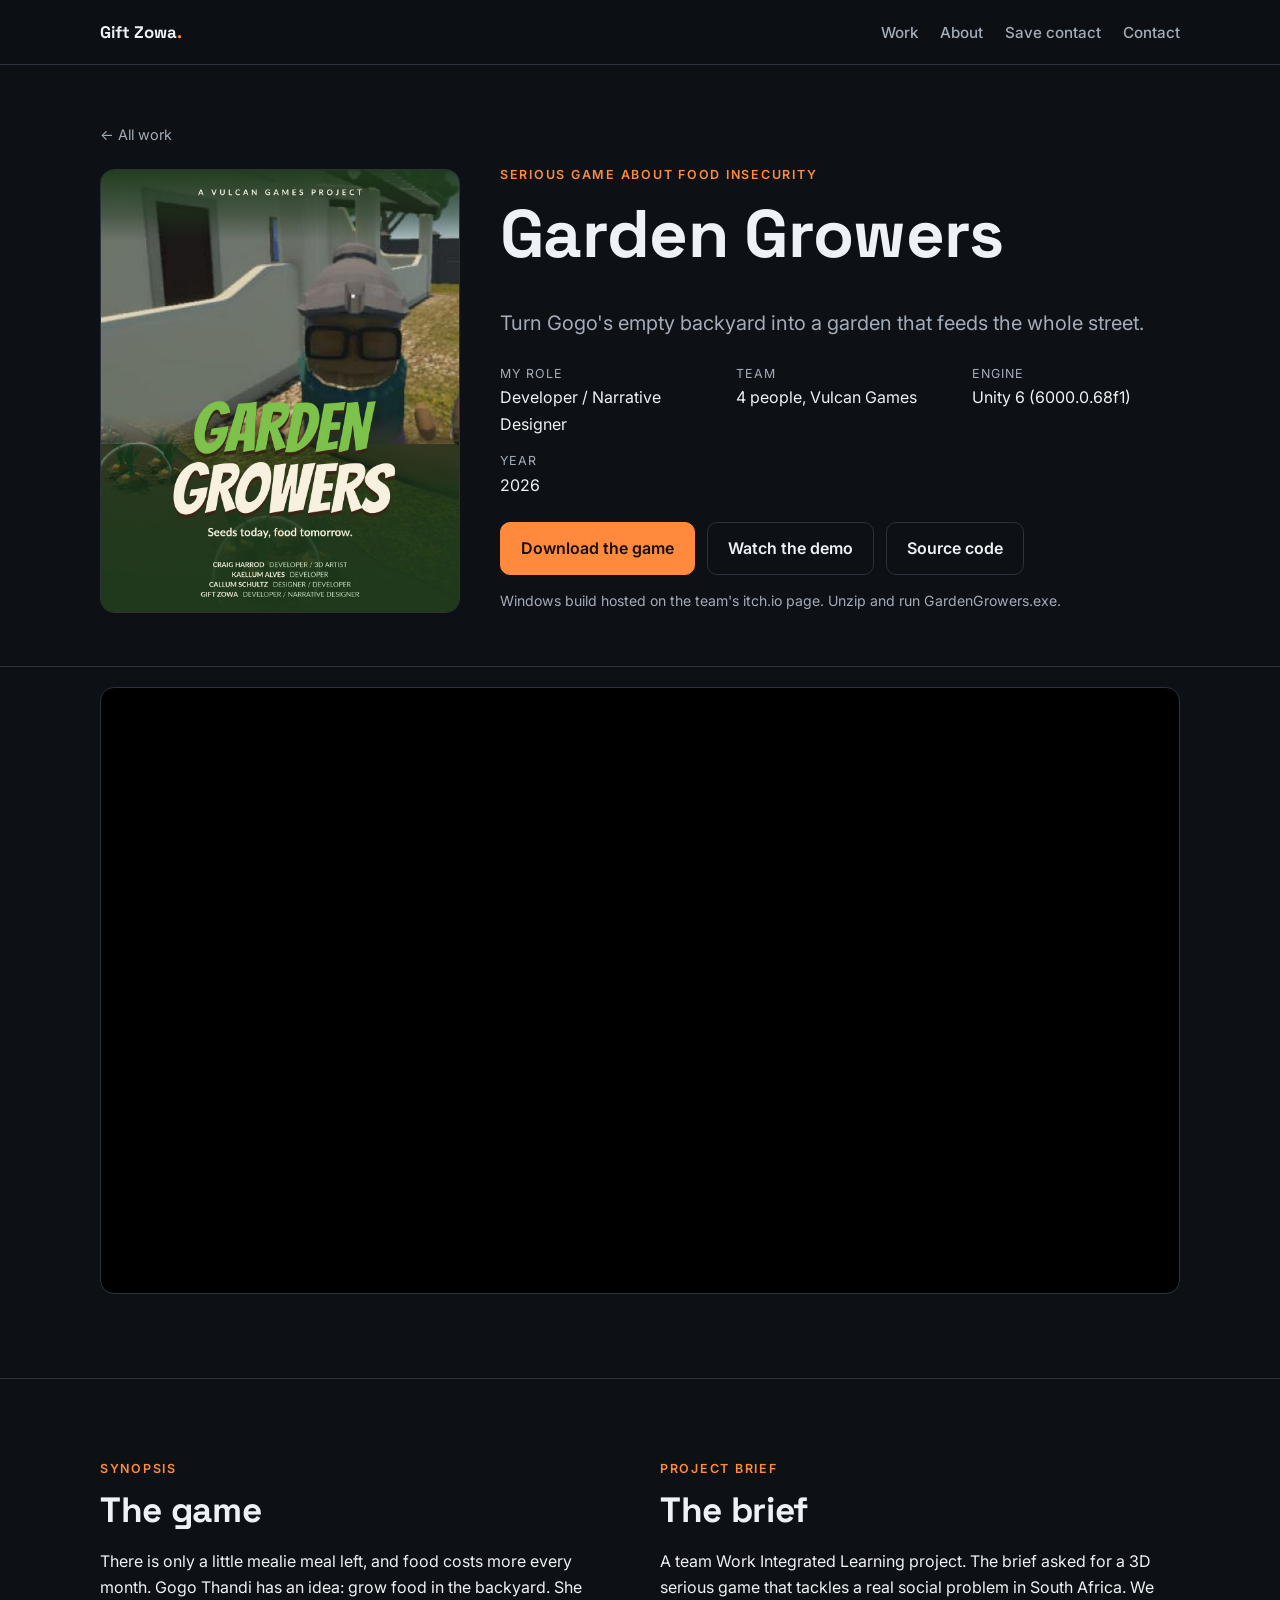
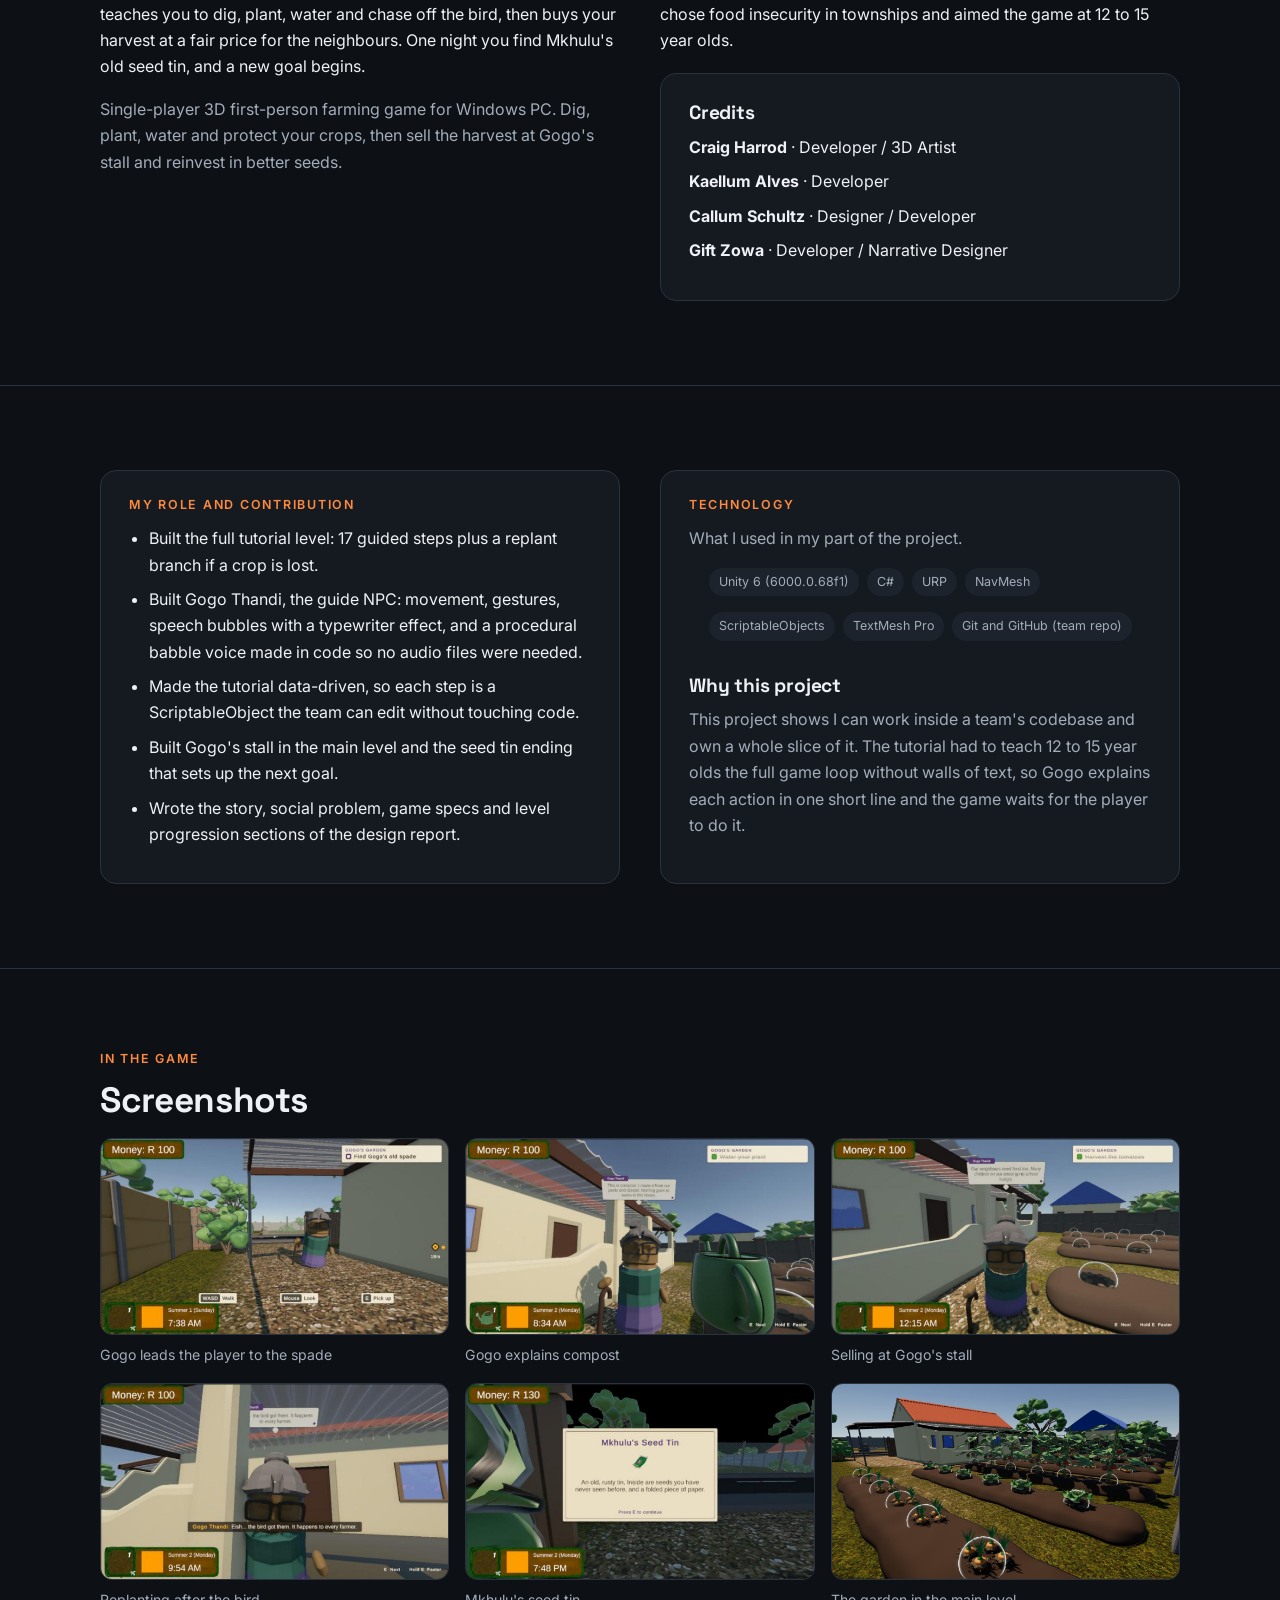
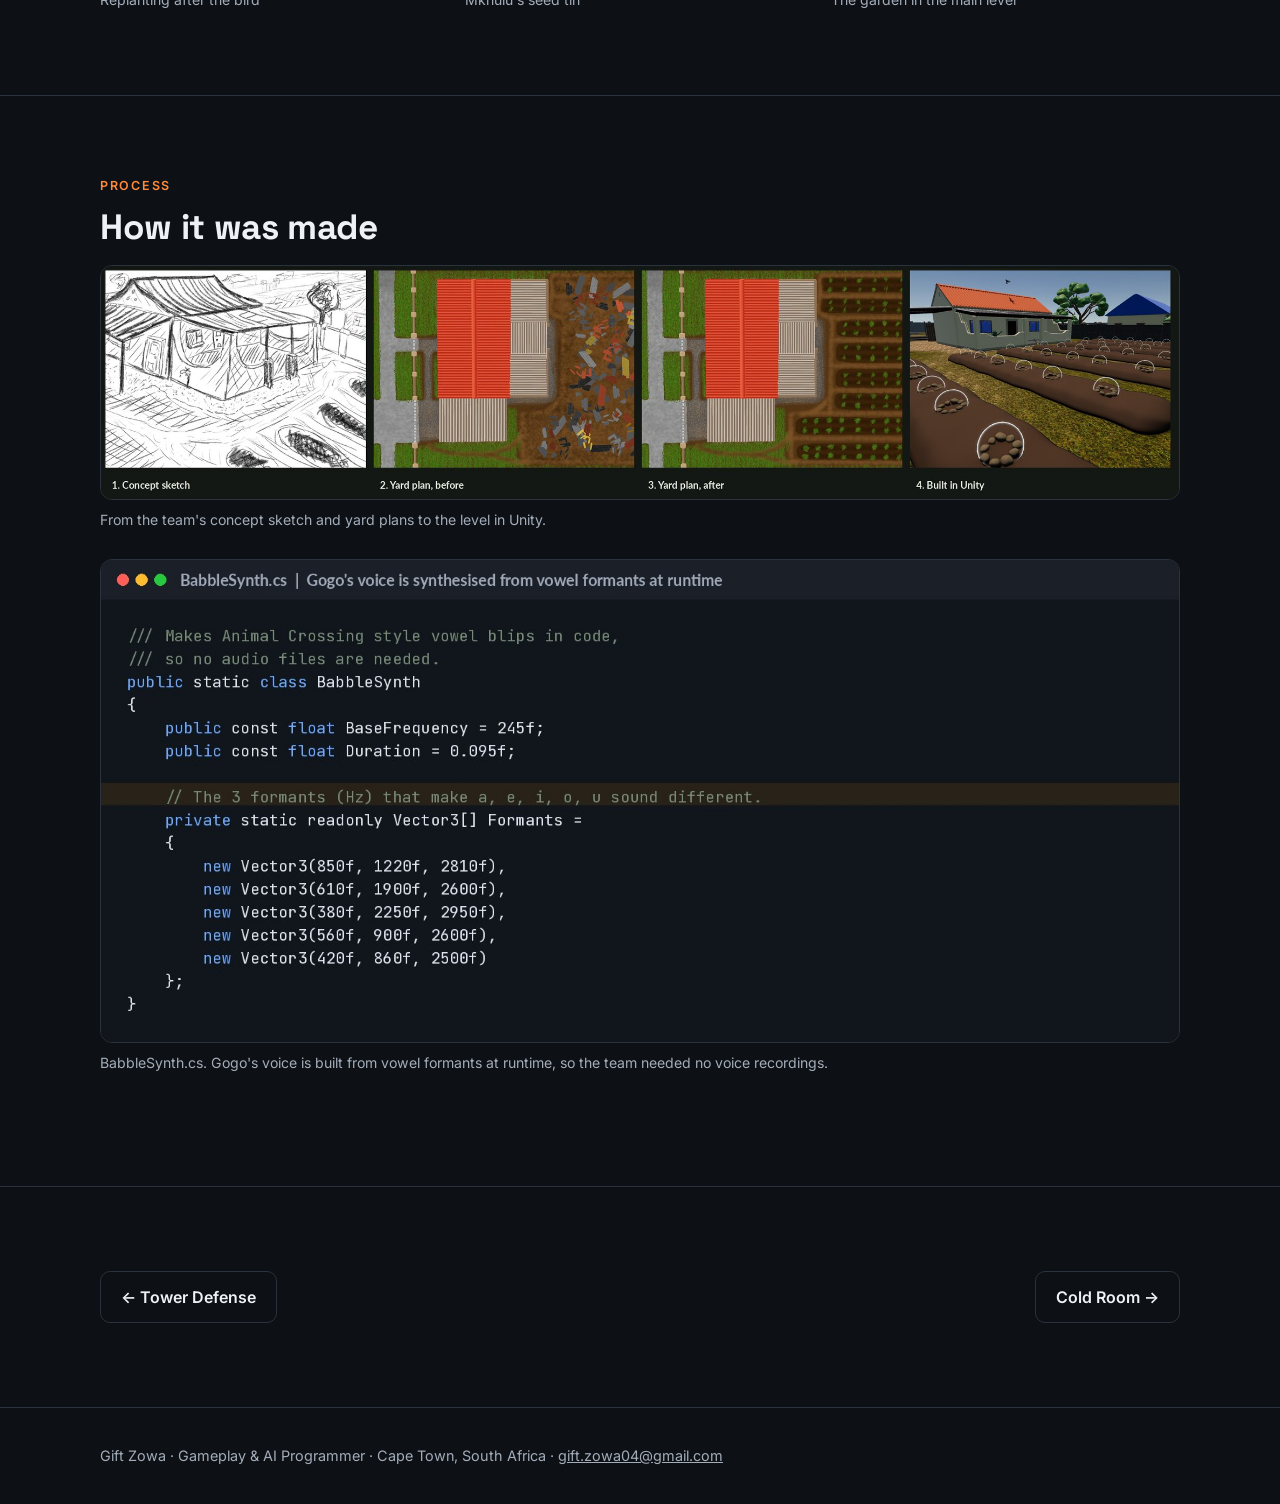
<file: projects/garden-growers.html>
<!doctype html><html lang="en"><head><meta charset="utf-8"><meta name="viewport" content="width=device-width,initial-scale=1">
<title>Garden Growers | Gift Zowa</title><meta name="description" content="Turn Gogo&#x27;s empty backyard into a garden that feeds the whole street.">
<meta property="og:title" content="Garden Growers | Gift Zowa"><meta property="og:description" content="Turn Gogo&#x27;s empty backyard into a garden that feeds the whole street.">
<meta property="og:image" content="https://clownbeatz.github.io/assets/img/og.jpg"><meta name="theme-color" content="#0d1014">
<link rel="icon" href="../assets/img/favicon.png"><link rel="preconnect" href="https://fonts.googleapis.com"><link rel="preconnect" href="https://fonts.gstatic.com" crossorigin><link href="https://fonts.googleapis.com/css2?family=Inter:wght@400;500;600&family=Space+Grotesk:wght@500;700&display=swap" rel="stylesheet"><link rel="stylesheet" href="../assets/style.css"></head><body>
<header class="nav"><div class="wrap"><a class="brand" href="../index.html">Gift Zowa<span>.</span></a>
<nav><a href="../index.html#work">Work</a><a href="../index.html#about">About</a><a class="hide-s" href="../assets/Gift_Zowa_Contact.vcf">Save contact</a><a href="../index.html#contact">Contact</a></nav></div></header><main><section class="p-hero"><div class="wrap"><a class="crumb" href="../index.html#work">&larr; All work</a>
<div class="p-top" style="margin-top:22px"><img class="poster" src="../assets/img/garden-growers-poster.jpg" alt="Garden Growers poster with the names of everyone who worked on it">
<div><div class="eyebrow">Serious game about food insecurity</div><h1>Garden Growers</h1><p class="pitch">Turn Gogo&#x27;s empty backyard into a garden that feeds the whole street.</p>
<div class="facts"><div><small>My role</small>Developer / Narrative Designer</div><div><small>Team</small>4 people, Vulcan Games</div>
<div><small>Engine</small>Unity 6 (6000.0.68f1)</div><div><small>Year</small>2026</div></div>
<div class="btns"><a class="btn primary" href="https://kaellum.itch.io/garden-growers" target="_blank" rel="noopener">Download the game</a>
<a class="btn" href="https://youtu.be/FbF2Lc46L-E" target="_blank" rel="noopener">Watch the demo</a><a class="btn" href="https://github.com/Cragels/GardenGrowers" target="_blank" rel="noopener">Source code</a></div>
<p class="muted" style="font-size:.88rem;margin-top:14px">Windows build hosted on the team&#x27;s itch.io page. Unzip and run GardenGrowers.exe.</p></div></div></div></section>
<section style="padding-top:20px"><div class="wrap"><div class="video"><iframe src="https://www.youtube-nocookie.com/embed/FbF2Lc46L-E" title="Garden Growers demo video" allow="accelerometer; encrypted-media; picture-in-picture" allowfullscreen loading="lazy"></iframe></div></div></section>
<section><div class="wrap cols"><div><div class="eyebrow">Synopsis</div><h2>The game</h2><p>There is only a little mealie meal left, and food costs more every month. Gogo Thandi has an idea: grow food in the backyard. She teaches you to dig, plant, water and chase off the bird, then buys your harvest at a fair price for the neighbours. One night you find Mkhulu&#x27;s old seed tin, and a new goal begins.</p><p class="muted">Single-player 3D first-person farming game for Windows PC. Dig, plant, water and protect your crops, then sell the harvest at Gogo&#x27;s stall and reinvest in better seeds.</p></div>
<div><div class="eyebrow">Project brief</div><h2>The brief</h2><p>A team Work Integrated Learning project. The brief asked for a 3D serious game that tackles a real social problem in South Africa. We chose food insecurity in townships and aimed the game at 12 to 15 year olds.</p><div class="block" style="margin-top:20px"><h3>Credits</h3><ul style="list-style:none;padding:0"><li><strong>Craig Harrod</strong> &middot; Developer / 3D Artist</li><li><strong>Kaellum Alves</strong> &middot; Developer</li><li><strong>Callum Schultz</strong> &middot; Designer / Developer</li><li><strong>Gift Zowa</strong> &middot; Developer / Narrative Designer</li></ul></div></div></div></section>
<section><div class="wrap cols"><div class="block"><div class="eyebrow">My role and contribution</div><ul><li>Built the full tutorial level: 17 guided steps plus a replant branch if a crop is lost.</li><li>Built Gogo Thandi, the guide NPC: movement, gestures, speech bubbles with a typewriter effect, and a procedural babble voice made in code so no audio files were needed.</li><li>Made the tutorial data-driven, so each step is a ScriptableObject the team can edit without touching code.</li><li>Built Gogo&#x27;s stall in the main level and the seed tin ending that sets up the next goal.</li><li>Wrote the story, social problem, game specs and level progression sections of the design report.</li></ul></div>
<div class="block"><div class="eyebrow">Technology</div><p class="muted">What I used in my part of the project.</p><ul class="tags"><li>Unity 6 (6000.0.68f1)</li><li>C#</li><li>URP</li><li>NavMesh</li><li>ScriptableObjects</li><li>TextMesh Pro</li><li>Git and GitHub (team repo)</li></ul>
<h3 style="margin-top:26px">Why this project</h3><p class="muted" style="margin:0">This project shows I can work inside a team&#x27;s codebase and own a whole slice of it. The tutorial had to teach 12 to 15 year olds the full game loop without walls of text, so Gogo explains each action in one short line and the game waits for the player to do it.</p></div></div></section>
<section><div class="wrap"><div class="eyebrow">In the game</div><h2>Screenshots</h2><div class="gallery"><figure><img src="../assets/img/garden-growers-1.jpg" alt="Gogo leads the player to the spade" loading="lazy"><figcaption>Gogo leads the player to the spade</figcaption></figure><figure><img src="../assets/img/garden-growers-2.jpg" alt="Gogo explains compost" loading="lazy"><figcaption>Gogo explains compost</figcaption></figure><figure><img src="../assets/img/garden-growers-3.jpg" alt="Selling at Gogo&#x27;s stall" loading="lazy"><figcaption>Selling at Gogo&#x27;s stall</figcaption></figure><figure><img src="../assets/img/garden-growers-4.jpg" alt="Replanting after the bird" loading="lazy"><figcaption>Replanting after the bird</figcaption></figure><figure><img src="../assets/img/garden-growers-5.jpg" alt="Mkhulu&#x27;s seed tin" loading="lazy"><figcaption>Mkhulu&#x27;s seed tin</figcaption></figure><figure><img src="../assets/img/garden-growers-6.jpg" alt="The garden in the main level" loading="lazy"><figcaption>The garden in the main level</figcaption></figure></div></div></section>
<section class="process"><div class="wrap"><div class="eyebrow">Process</div><h2>How it was made</h2><figure><img src="../assets/img/garden-growers-process.jpg" alt="Process: From the team&#x27;s concept sketch and yard plans to the level i" loading="lazy"><figcaption>From the team&#x27;s concept sketch and yard plans to the level in Unity.</figcaption></figure><figure><img src="../assets/img/garden-growers-code.jpg" alt="Process: BabbleSynth.cs. Gogo&#x27;s voice is built from vowel formants at" loading="lazy"><figcaption>BabbleSynth.cs. Gogo&#x27;s voice is built from vowel formants at runtime, so the team needed no voice recordings.</figcaption></figure></div></section>
<section><div class="wrap next"><a class="btn" href="tower-defense.html">&larr; Tower Defense</a><a class="btn" href="cold-room.html">Cold Room &rarr;</a></div></section>
</main><footer><div class="wrap">Gift Zowa &middot; Gameplay &amp; AI Programmer &middot; Cape Town, South Africa &middot;
<a href="mailto:gift.zowa04@gmail.com">gift.zowa04@gmail.com</a></div></footer></body></html>
</file>
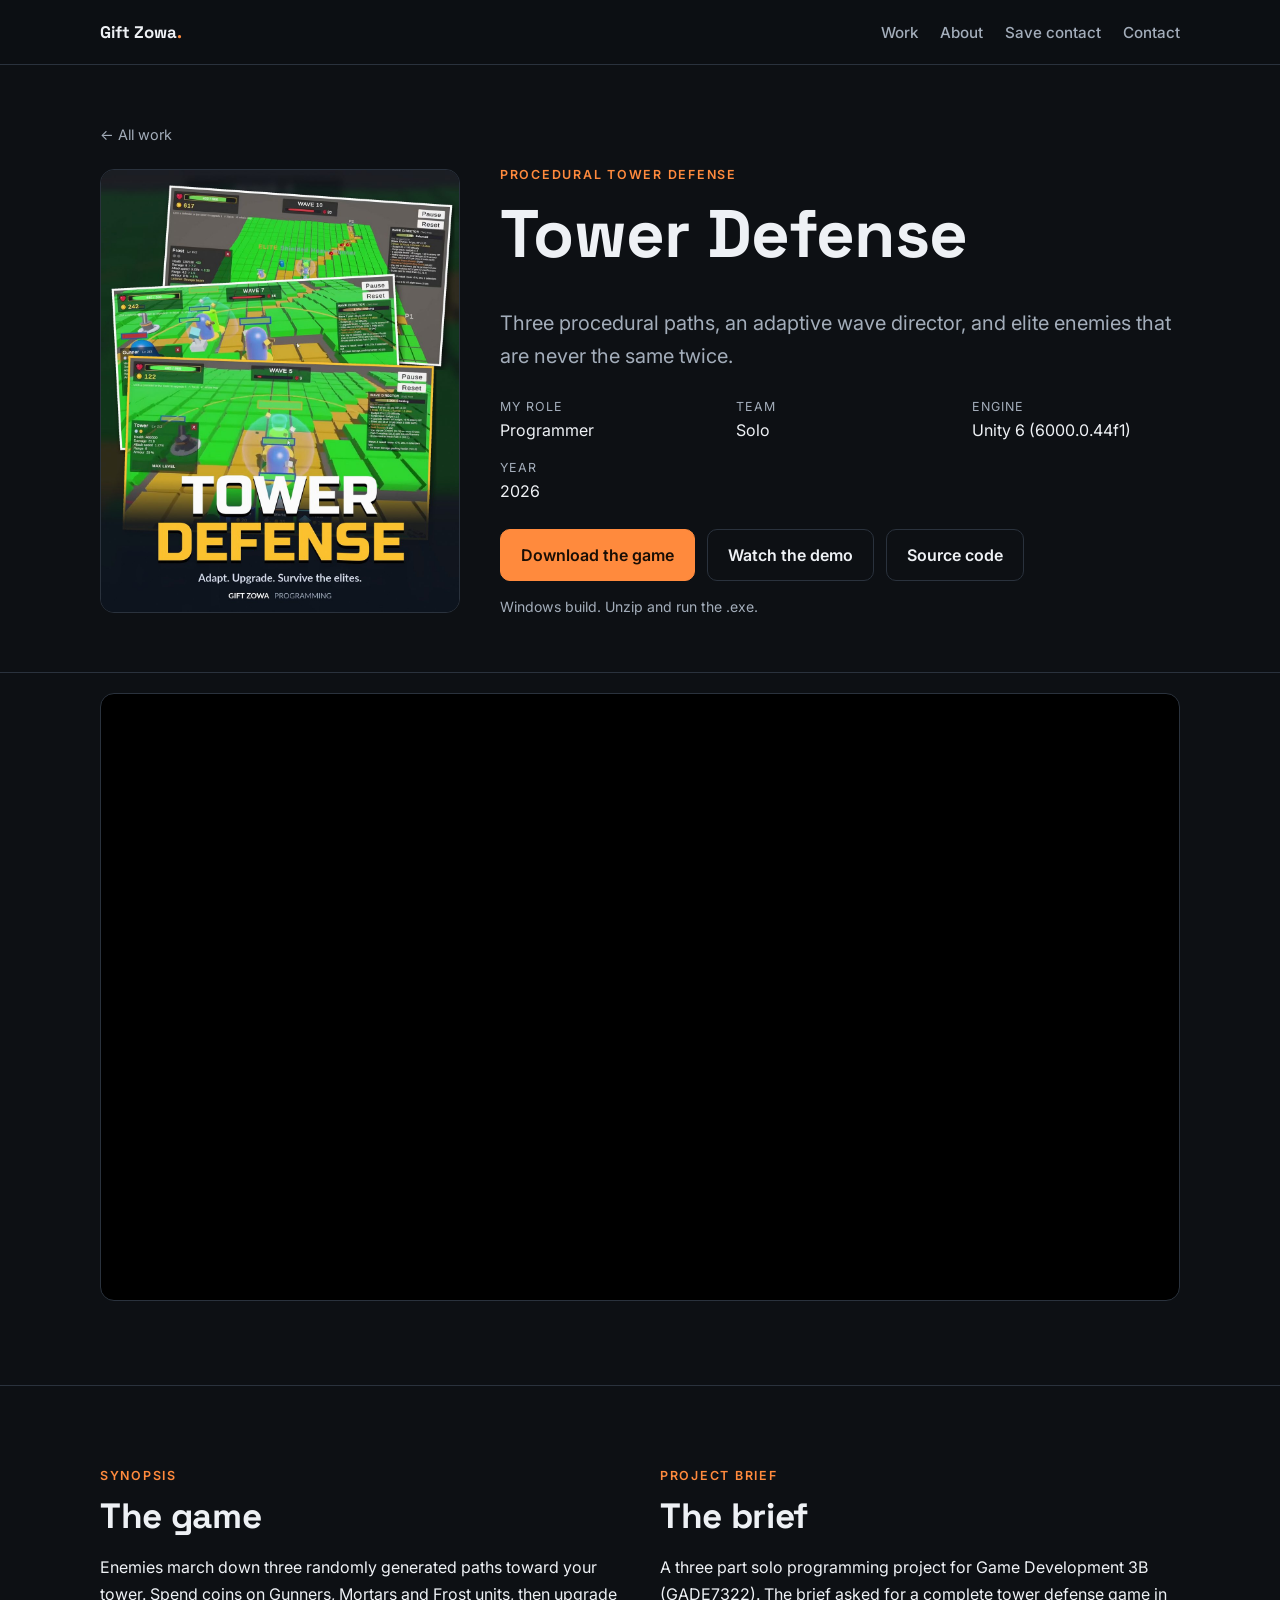
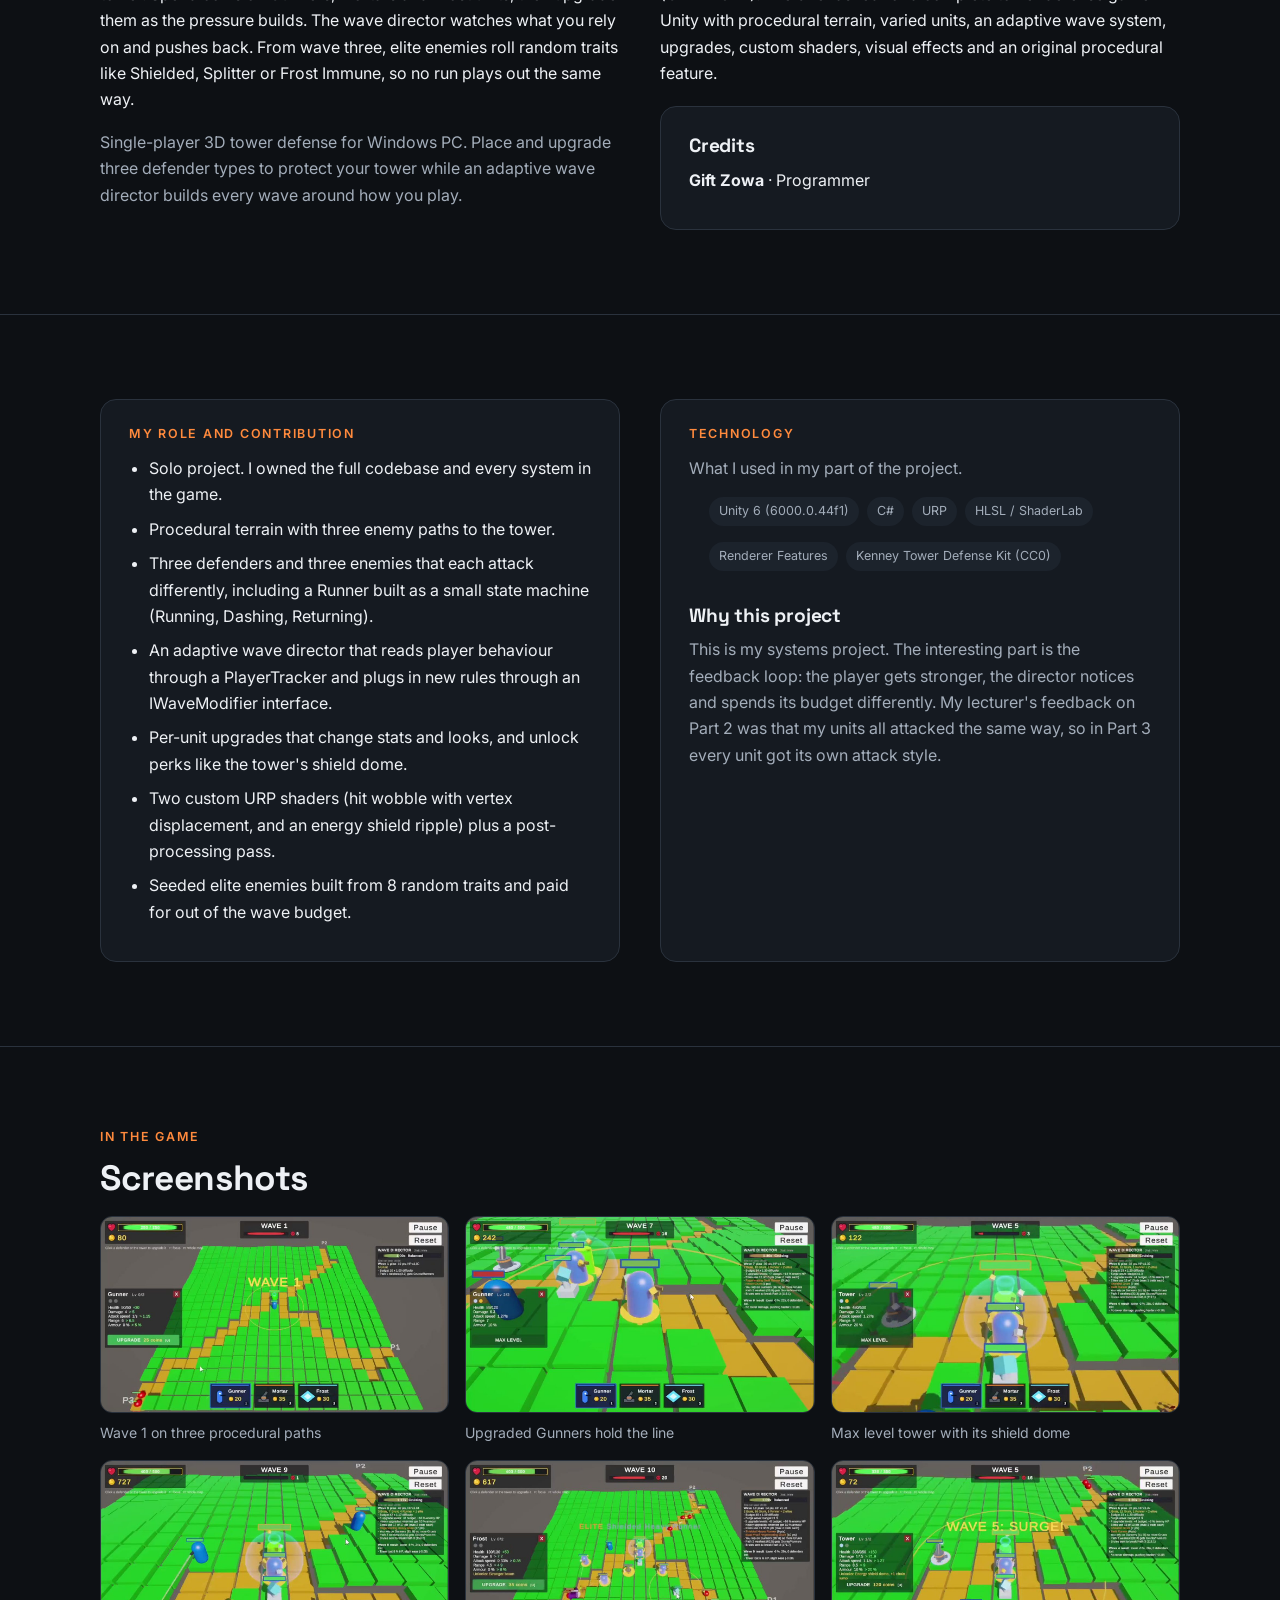
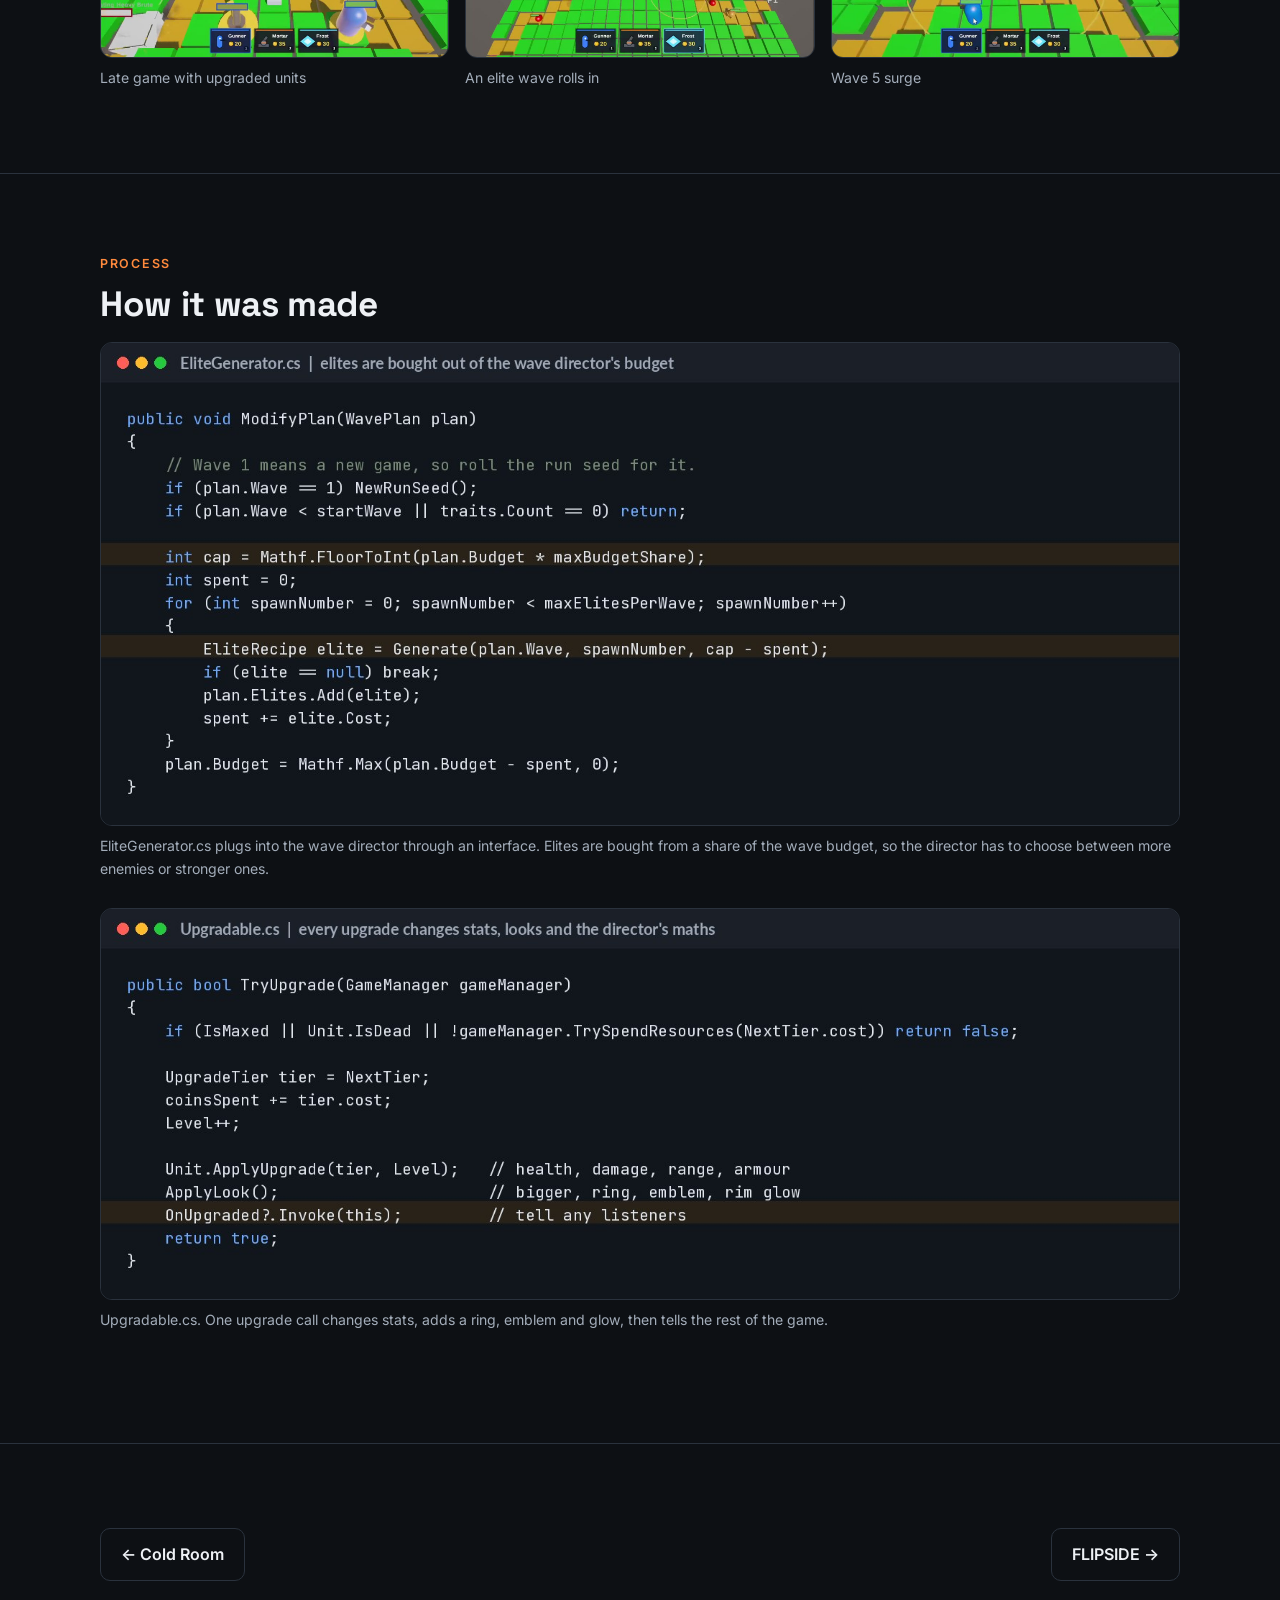
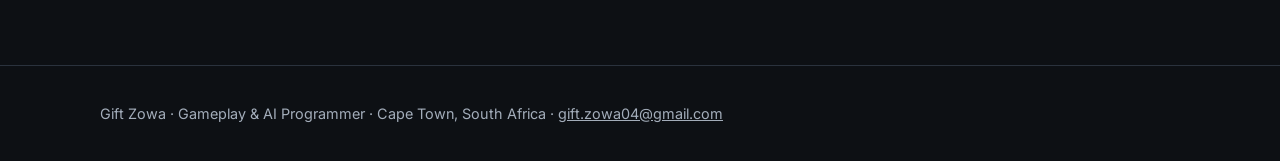
<file: projects/tower-defense.html>
<!doctype html><html lang="en"><head><meta charset="utf-8"><meta name="viewport" content="width=device-width,initial-scale=1">
<title>Tower Defense | Gift Zowa</title><meta name="description" content="Three procedural paths, an adaptive wave director, and elite enemies that are never the same twice.">
<meta property="og:title" content="Tower Defense | Gift Zowa"><meta property="og:description" content="Three procedural paths, an adaptive wave director, and elite enemies that are never the same twice.">
<meta property="og:image" content="https://clownbeatz.github.io/assets/img/og.jpg"><meta name="theme-color" content="#0d1014">
<link rel="icon" href="../assets/img/favicon.png"><link rel="preconnect" href="https://fonts.googleapis.com"><link rel="preconnect" href="https://fonts.gstatic.com" crossorigin><link href="https://fonts.googleapis.com/css2?family=Inter:wght@400;500;600&family=Space+Grotesk:wght@500;700&display=swap" rel="stylesheet"><link rel="stylesheet" href="../assets/style.css"></head><body>
<header class="nav"><div class="wrap"><a class="brand" href="../index.html">Gift Zowa<span>.</span></a>
<nav><a href="../index.html#work">Work</a><a href="../index.html#about">About</a><a class="hide-s" href="../assets/Gift_Zowa_Contact.vcf">Save contact</a><a href="../index.html#contact">Contact</a></nav></div></header><main><section class="p-hero"><div class="wrap"><a class="crumb" href="../index.html#work">&larr; All work</a>
<div class="p-top" style="margin-top:22px"><img class="poster" src="../assets/img/tower-defense-poster.jpg" alt="Tower Defense poster with the names of everyone who worked on it">
<div><div class="eyebrow">Procedural tower defense</div><h1>Tower Defense</h1><p class="pitch">Three procedural paths, an adaptive wave director, and elite enemies that are never the same twice.</p>
<div class="facts"><div><small>My role</small>Programmer</div><div><small>Team</small>Solo</div>
<div><small>Engine</small>Unity 6 (6000.0.44f1)</div><div><small>Year</small>2026</div></div>
<div class="btns"><a class="btn primary" href="https://clownbeatz.itch.io/tower-defense" target="_blank" rel="noopener">Download the game</a>
<a class="btn" href="https://youtu.be/f8egGcDzmAo" target="_blank" rel="noopener">Watch the demo</a><a class="btn" href="https://github.com/ClownBeatz/TowerDefense_POE" target="_blank" rel="noopener">Source code</a></div>
<p class="muted" style="font-size:.88rem;margin-top:14px">Windows build. Unzip and run the .exe.</p></div></div></div></section>
<section style="padding-top:20px"><div class="wrap"><div class="video"><iframe src="https://www.youtube-nocookie.com/embed/f8egGcDzmAo" title="Tower Defense demo video" allow="accelerometer; encrypted-media; picture-in-picture" allowfullscreen loading="lazy"></iframe></div></div></section>
<section><div class="wrap cols"><div><div class="eyebrow">Synopsis</div><h2>The game</h2><p>Enemies march down three randomly generated paths toward your tower. Spend coins on Gunners, Mortars and Frost units, then upgrade them as the pressure builds. The wave director watches what you rely on and pushes back. From wave three, elite enemies roll random traits like Shielded, Splitter or Frost Immune, so no run plays out the same way.</p><p class="muted">Single-player 3D tower defense for Windows PC. Place and upgrade three defender types to protect your tower while an adaptive wave director builds every wave around how you play.</p></div>
<div><div class="eyebrow">Project brief</div><h2>The brief</h2><p>A three part solo programming project for Game Development 3B (GADE7322). The brief asked for a complete tower defense game in Unity with procedural terrain, varied units, an adaptive wave system, upgrades, custom shaders, visual effects and an original procedural feature.</p><div class="block" style="margin-top:20px"><h3>Credits</h3><ul style="list-style:none;padding:0"><li><strong>Gift Zowa</strong> &middot; Programmer</li></ul></div></div></div></section>
<section><div class="wrap cols"><div class="block"><div class="eyebrow">My role and contribution</div><ul><li>Solo project. I owned the full codebase and every system in the game.</li><li>Procedural terrain with three enemy paths to the tower.</li><li>Three defenders and three enemies that each attack differently, including a Runner built as a small state machine (Running, Dashing, Returning).</li><li>An adaptive wave director that reads player behaviour through a PlayerTracker and plugs in new rules through an IWaveModifier interface.</li><li>Per-unit upgrades that change stats and looks, and unlock perks like the tower&#x27;s shield dome.</li><li>Two custom URP shaders (hit wobble with vertex displacement, and an energy shield ripple) plus a post-processing pass.</li><li>Seeded elite enemies built from 8 random traits and paid for out of the wave budget.</li></ul></div>
<div class="block"><div class="eyebrow">Technology</div><p class="muted">What I used in my part of the project.</p><ul class="tags"><li>Unity 6 (6000.0.44f1)</li><li>C#</li><li>URP</li><li>HLSL / ShaderLab</li><li>Renderer Features</li><li>Kenney Tower Defense Kit (CC0)</li></ul>
<h3 style="margin-top:26px">Why this project</h3><p class="muted" style="margin:0">This is my systems project. The interesting part is the feedback loop: the player gets stronger, the director notices and spends its budget differently. My lecturer&#x27;s feedback on Part 2 was that my units all attacked the same way, so in Part 3 every unit got its own attack style.</p></div></div></section>
<section><div class="wrap"><div class="eyebrow">In the game</div><h2>Screenshots</h2><div class="gallery"><figure><img src="../assets/img/tower-defense-1.jpg" alt="Wave 1 on three procedural paths" loading="lazy"><figcaption>Wave 1 on three procedural paths</figcaption></figure><figure><img src="../assets/img/tower-defense-2.jpg" alt="Upgraded Gunners hold the line" loading="lazy"><figcaption>Upgraded Gunners hold the line</figcaption></figure><figure><img src="../assets/img/tower-defense-3.jpg" alt="Max level tower with its shield dome" loading="lazy"><figcaption>Max level tower with its shield dome</figcaption></figure><figure><img src="../assets/img/tower-defense-4.jpg" alt="Late game with upgraded units" loading="lazy"><figcaption>Late game with upgraded units</figcaption></figure><figure><img src="../assets/img/tower-defense-5.jpg" alt="An elite wave rolls in" loading="lazy"><figcaption>An elite wave rolls in</figcaption></figure><figure><img src="../assets/img/tower-defense-6.jpg" alt="Wave 5 surge" loading="lazy"><figcaption>Wave 5 surge</figcaption></figure></div></div></section>
<section class="process"><div class="wrap"><div class="eyebrow">Process</div><h2>How it was made</h2><figure><img src="../assets/img/tower-defense-code.jpg" alt="Process: EliteGenerator.cs plugs into the wave director through an in" loading="lazy"><figcaption>EliteGenerator.cs plugs into the wave director through an interface. Elites are bought from a share of the wave budget, so the director has to choose between more enemies or stronger ones.</figcaption></figure><figure><img src="../assets/img/tower-defense-code2.jpg" alt="Process: Upgradable.cs. One upgrade call changes stats, adds a ring, " loading="lazy"><figcaption>Upgradable.cs. One upgrade call changes stats, adds a ring, emblem and glow, then tells the rest of the game.</figcaption></figure></div></section>
<section><div class="wrap next"><a class="btn" href="cold-room.html">&larr; Cold Room</a><a class="btn" href="flipside.html">FLIPSIDE &rarr;</a></div></section>
</main><footer><div class="wrap">Gift Zowa &middot; Gameplay &amp; AI Programmer &middot; Cape Town, South Africa &middot;
<a href="mailto:gift.zowa04@gmail.com">gift.zowa04@gmail.com</a></div></footer></body></html>
</file>
<file: assets/style.css>
:root{--bg:#0d1014;--surface:#151a21;--surface2:#1c232c;--line:#2a323d;--text:#eef1f5;--muted:#a3adba;--accent:#ff8a3d;--accent-ink:#1a0e05;--max:1120px}
*{box-sizing:border-box}html{scroll-behavior:smooth}
body{margin:0;background:var(--bg);color:var(--text);font:16px/1.65 Inter,system-ui,sans-serif;-webkit-font-smoothing:antialiased}
img{max-width:100%;display:block}a{color:inherit}
.wrap{max-width:var(--max);margin:0 auto;padding:0 20px}
h1,h2,h3{font-family:"Space Grotesk",Inter,sans-serif;line-height:1.15;margin:0 0 .5em;letter-spacing:-.01em}
h1{font-size:clamp(2.4rem,6vw,4.2rem)}h2{font-size:clamp(1.6rem,3.2vw,2.2rem)}h3{font-size:1.2rem}
p{margin:0 0 1em}.muted{color:var(--muted)}
.eyebrow{font:600 .78rem/1 Inter,sans-serif;letter-spacing:.14em;text-transform:uppercase;color:var(--accent);margin-bottom:14px}
header.nav{position:sticky;top:0;z-index:10;background:rgba(13,16,20,.86);backdrop-filter:blur(10px);border-bottom:1px solid var(--line)}
header.nav .wrap{display:flex;align-items:center;justify-content:space-between;height:64px}
.brand{font:700 1.05rem "Space Grotesk",sans-serif;text-decoration:none}.brand span{color:var(--accent)}
nav a{text-decoration:none;color:var(--muted);margin-left:22px;font-weight:500;font-size:.95rem}nav a:hover{color:var(--text)}
.btn{display:inline-flex;align-items:center;gap:8px;padding:12px 20px;border-radius:10px;font-weight:600;text-decoration:none;border:1px solid var(--line);transition:.15s}
.btn.primary{background:var(--accent);color:var(--accent-ink);border-color:var(--accent)}.btn.primary:hover{filter:brightness(1.08)}
.btn:hover{border-color:var(--muted)}.btns{display:flex;flex-wrap:wrap;gap:12px}
section{padding:84px 0}section+section{border-top:1px solid var(--line)}
.hero{padding:96px 0 84px}.hero p.lead{font-size:1.2rem;color:var(--muted);max-width:640px}
.hero h1 .role{display:block;color:var(--accent)}
.cards{display:grid;gap:28px;grid-template-columns:repeat(auto-fit,minmax(300px,1fr))}
.card{background:var(--surface);border:1px solid var(--line);border-radius:16px;overflow:hidden;text-decoration:none;display:flex;flex-direction:column;transition:.2s}
.card:hover{transform:translateY(-4px);border-color:#3b4553}
.card img{aspect-ratio:16/9;object-fit:cover}.card .body{padding:20px 22px 24px}
.card .meta{font-size:.82rem;color:var(--muted);margin-bottom:8px}.card p{color:var(--muted);margin:0}
.tags{display:flex;flex-wrap:wrap;gap:8px;margin:14px 0 0;padding:0;list-style:none}
.tags li{font-size:.78rem;padding:4px 10px;border-radius:999px;background:var(--surface2);color:var(--muted)}
.about{display:grid;gap:48px;grid-template-columns:1.3fr 1fr}
.skills dl{margin:0}.skills dt{font-weight:600;margin-top:14px}.skills dd{margin:4px 0 0;color:var(--muted)}
.contact-grid{display:grid;gap:16px;grid-template-columns:repeat(auto-fit,minmax(220px,1fr))}
.contact-grid a{background:var(--surface);border:1px solid var(--line);border-radius:12px;padding:18px;text-decoration:none}
.contact-grid a small{display:block;color:var(--muted);font-size:.8rem}
footer{padding:36px 0;color:var(--muted);font-size:.9rem;border-top:1px solid var(--line)}
/* project page */
.p-hero{padding:56px 0 40px}.p-hero .pitch{font-size:1.25rem;color:var(--muted);max-width:760px}
.p-top{display:grid;gap:40px;grid-template-columns:360px 1fr;align-items:start}
.poster{border-radius:14px;border:1px solid var(--line)}
.facts{display:grid;gap:14px 28px;grid-template-columns:repeat(auto-fit,minmax(170px,1fr));margin:24px 0}
.facts div small{display:block;color:var(--muted);font-size:.78rem;text-transform:uppercase;letter-spacing:.08em}
.video{position:relative;aspect-ratio:16/9;border-radius:14px;overflow:hidden;border:1px solid var(--line);background:#000}
.video iframe{position:absolute;inset:0;width:100%;height:100%;border:0}
.cols{display:grid;gap:40px;grid-template-columns:1fr 1fr}
.block{background:var(--surface);border:1px solid var(--line);border-radius:16px;padding:28px}
.block ul{margin:0;padding-left:20px}.block li{margin-bottom:8px}
.gallery{display:grid;gap:16px;grid-template-columns:repeat(auto-fit,minmax(300px,1fr))}
.gallery.g2{grid-template-columns:repeat(2,1fr)}@media (max-width:700px){.gallery.g2{grid-template-columns:1fr}}
figure{margin:0}figure img{border-radius:12px;border:1px solid var(--line)}figcaption{color:var(--muted);font-size:.88rem;margin-top:8px}
.process figure{margin-bottom:28px}
.next{display:flex;justify-content:space-between;gap:16px;flex-wrap:wrap}
.crumb{color:var(--muted);text-decoration:none;font-size:.9rem}
@media (max-width:860px){.about,.cols,.p-top{grid-template-columns:1fr}.p-top .poster{max-width:360px}nav a{margin-left:14px}section{padding:60px 0}}
@media (max-width:520px){nav a.hide-s{display:none}}
</file>
